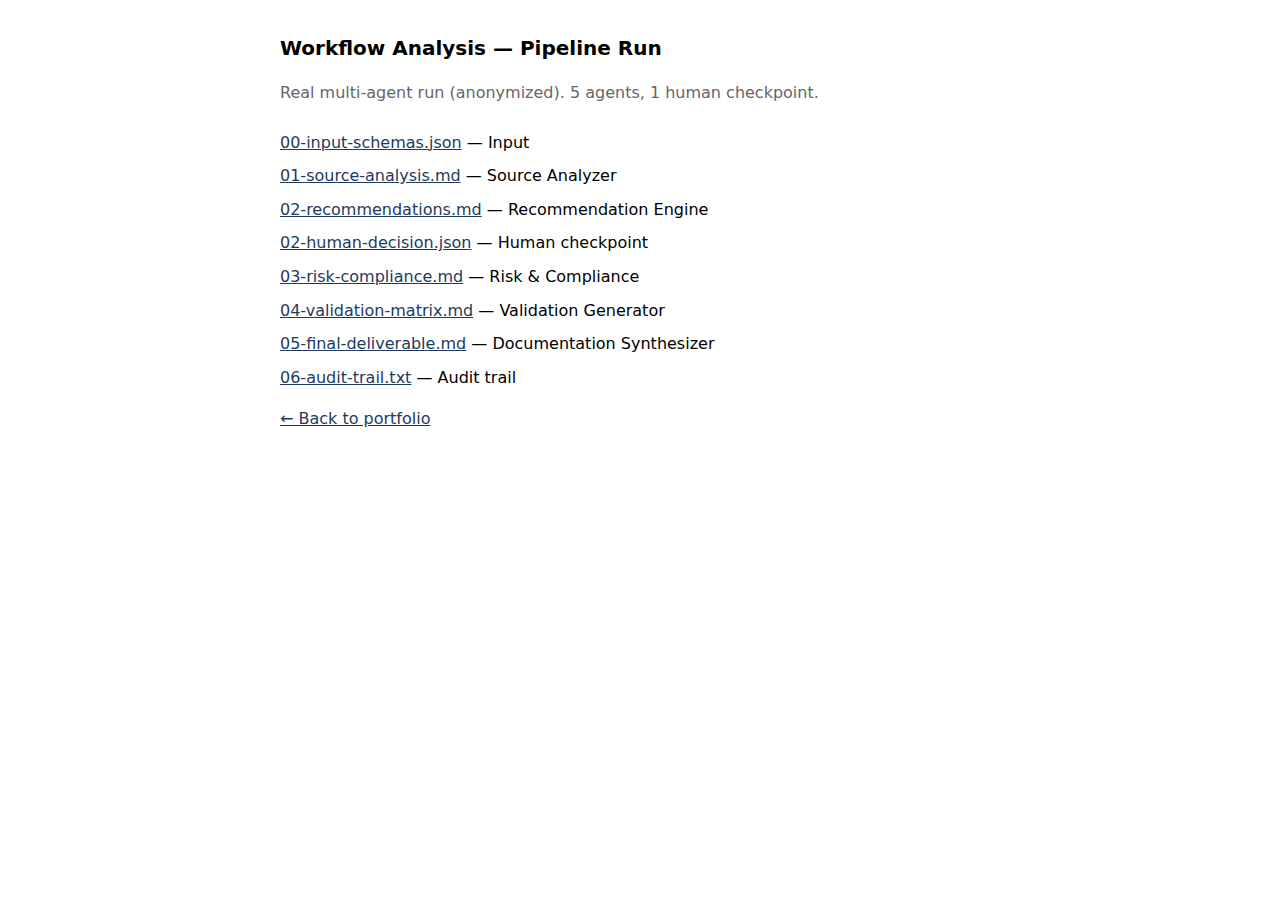
<file: site/agent-pipeline-run/index.html>
<!DOCTYPE html>
<html lang="en">
<head>
  <meta charset="UTF-8">
  <meta name="viewport" content="width=device-width, initial-scale=1.0">
  <title>Pipeline Run — Artifacts</title>
  <style>
    body { font-family: system-ui, sans-serif; max-width: 720px; margin: 2rem auto; padding: 0 1rem; line-height: 1.6; }
    h1 { font-size: 1.25rem; margin-bottom: 0.5rem; }
    p { color: #666; margin-bottom: 1.5rem; }
    ul { list-style: none; padding: 0; }
    li { margin: 0.5rem 0; }
    a { color: #1e3a5f; }
  </style>
</head>
<body>
  <h1>Workflow Analysis — Pipeline Run</h1>
  <p>Real multi-agent run (anonymized). 5 agents, 1 human checkpoint.</p>
  <ul>
    <li><a href="00-input-schemas.json">00-input-schemas.json</a> — Input</li>
    <li><a href="01-source-analysis.md">01-source-analysis.md</a> — Source Analyzer</li>
    <li><a href="02-recommendations.md">02-recommendations.md</a> — Recommendation Engine</li>
    <li><a href="02-human-decision.json">02-human-decision.json</a> — Human checkpoint</li>
    <li><a href="03-risk-compliance.md">03-risk-compliance.md</a> — Risk & Compliance</li>
    <li><a href="04-validation-matrix.md">04-validation-matrix.md</a> — Validation Generator</li>
    <li><a href="05-final-deliverable.md">05-final-deliverable.md</a> — Documentation Synthesizer</li>
    <li><a href="06-audit-trail.txt">06-audit-trail.txt</a> — Audit trail</li>
  </ul>
  <p><a href="../">← Back to portfolio</a></p>
</body>
</html>
</file>
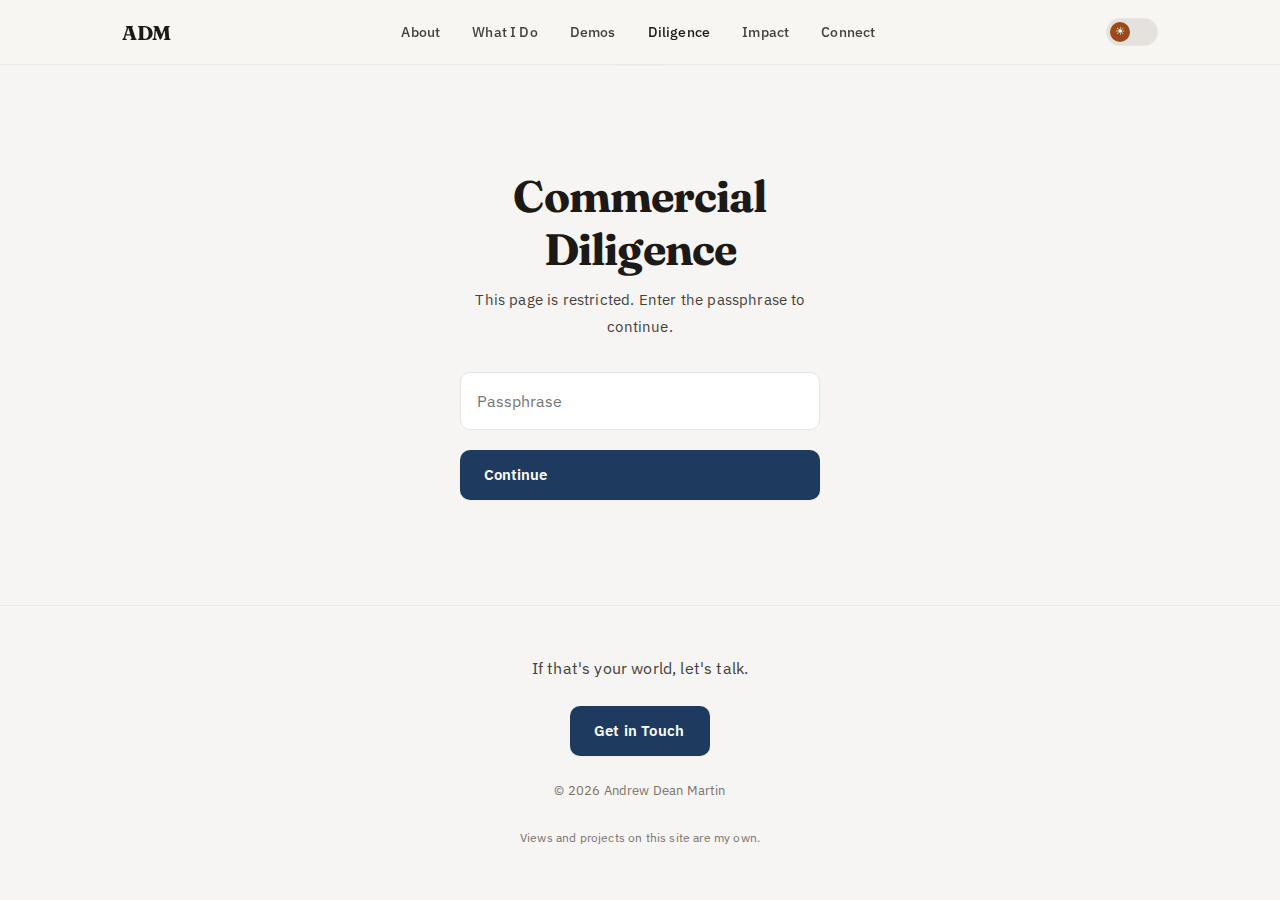
<file: site/diligence/index.html>
<!DOCTYPE html>
<html lang="en">
<head>
  <meta charset="UTF-8">
  <meta name="viewport" content="width=device-width, initial-scale=1.0">
  <title>Commercial Diligence | Andrew Dean Martin</title>
  <meta name="description" content="Commercial diligence and valuation for small investors. ShoreHome case study and back-of-napkin calculator.">
  <link rel="icon" type="image/svg+xml" href="../favicon.svg">
  <link rel="preconnect" href="https://fonts.googleapis.com">
  <link rel="preconnect" href="https://fonts.gstatic.com" crossorigin>
  <link href="https://fonts.googleapis.com/css2?family=Fraunces:opsz,wght@9..144,400..700&family=IBM+Plex+Sans:wght@400;500;600&family=JetBrains+Mono:wght@400;500&display=swap" rel="stylesheet" crossorigin>
  <link rel="stylesheet" href="../styles.css">
  <style>
    /* ======================================================================
       Diligence Page — Inlined Design System
       Asian-inspired aesthetics: Ma, Feng Shui, Kanso, Fukinsei, Shizen.
       Mirrors site/styles.css so page renders correctly standalone (file://).
       ====================================================================== */

    /* -- Custom Properties — Light (Water + Metal + Earth) --------------- */
    :root {
      --color-bg: #f6f5f3;
      --color-bg-secondary: #eeebe8;
      --color-bg-tertiary: #e5e2de;
      --color-surface: #ffffff;
      --color-text: #1c1917;
      --color-text-secondary: #44403c;
      --color-text-muted: #78716c;
      --color-primary: #1e3a5f;
      --color-primary-light: #2d5a8a;
      --color-primary-hover: #0f2744;
      --color-accent: #9a4a1a;
      --color-accent-light: #b45309;
      --color-success: #0d9488;
      --color-warm: #a16207;
      --color-wood: #4a6b5a;
      --color-border: #e7e5e4;
      --color-border-light: #ece9e6;
      --gradient-primary: linear-gradient(135deg, #1e3a5f 0%, #2d5a8a 50%, #0f2744 100%);
      --gradient-accent: linear-gradient(135deg, #9a4a1a 0%, #b45309 100%);
      --shadow-sm: 0 1px 2px rgba(28, 25, 23, 0.04);
      --shadow-md: 0 4px 12px rgba(28, 25, 23, 0.06);
      --shadow-lg: 0 8px 28px rgba(28, 25, 23, 0.08);
      --shadow-card-hover: 0 8px 24px rgba(28, 25, 23, 0.08);
      --radius-sm: 6px;
      --radius-md: 10px;
      --radius-lg: 16px;
      --radius-pill: 100px;
      --transition-fast: 150ms cubic-bezier(0.4, 0, 0.2, 1);
      --transition-base: 250ms cubic-bezier(0.4, 0, 0.2, 1);
      --transition-slow: 400ms cubic-bezier(0.4, 0, 0.2, 1);
      --font-display: 'Fraunces', Georgia, serif;
      --font-body: 'IBM Plex Sans', system-ui, sans-serif;
      --font-mono: 'JetBrains Mono', ui-monospace, monospace;
      --z-nav: 100;
      --z-overlay: 200;
    }

    /* -- Dark Theme ------------------------------------------------------ */
    [data-theme="dark"] {
      --color-bg: #0c0d0e;
      --color-bg-secondary: #141618;
      --color-bg-tertiary: #1c1e21;
      --color-surface: #181a1d;
      --color-text: #f5f5f4;
      --color-text-secondary: #a8a29e;
      --color-text-muted: #78716c;
      --color-primary: #60a5fa;
      --color-primary-light: #93c5fd;
      --color-primary-hover: #3b82f6;
      --color-success: #2dd4bf;
      --color-wood: #6b9b82;
      --color-border: #27272a;
      --color-border-light: #3f3f46;
      --shadow-sm: 0 1px 2px rgba(0, 0, 0, 0.2);
      --shadow-md: 0 4px 12px rgba(0, 0, 0, 0.25);
      --shadow-lg: 0 8px 24px rgba(0, 0, 0, 0.3);
      --shadow-card-hover: 0 8px 20px rgba(0, 0, 0, 0.35);
    }

    /* -- Reset & Base ---------------------------------------------------- */
    *, *::before, *::after { margin: 0; padding: 0; box-sizing: border-box; }
    html { scroll-behavior: smooth; -webkit-text-size-adjust: 100%; text-size-adjust: 100%; }
    body {
      font-family: var(--font-body);
      font-size: 1.0625rem;
      font-weight: 400;
      line-height: 1.75;
      letter-spacing: 0.01em;
      color: var(--color-text);
      background-color: var(--color-bg);
      -webkit-font-smoothing: antialiased;
      -moz-osx-font-smoothing: grayscale;
      transition: background-color var(--transition-base), color var(--transition-base);
    }
    img, svg { display: block; max-width: 100%; height: auto; }
    a { color: var(--color-primary); text-decoration: none; transition: color var(--transition-fast); }
    a:hover { color: var(--color-primary-hover); }
    ul, ol { list-style: none; }
    button { font: inherit; cursor: pointer; border: none; background: none; color: inherit; }
    input, textarea, select { font: inherit; color: inherit; }

    /* -- Layout — Ma: generous space, rest zones ------------------------- */
    .container { max-width: 1040px; margin: 0 auto; padding: 0 2.5rem; }

    .section {
      padding: 7rem 0;
      position: relative;
    }

    /* Vertical rhythm: subtle section break — rest between chapters */
    .section::before {
      content: '';
      position: absolute;
      top: 0;
      left: 50%;
      transform: translateX(-50%);
      width: 3rem;
      height: 1px;
      background: var(--color-border);
      opacity: 0.5;
    }

    .section-header { margin-bottom: 4rem; }

    /* -- Typography ------------------------------------------------------ */
    .section-title {
      font-family: var(--font-display);
      font-size: clamp(1.875rem, 4.5vw, 2.75rem);
      font-weight: 700;
      letter-spacing: -0.02em;
      line-height: 1.2;
      color: var(--color-text);
    }
    .section-label {
      font-family: var(--font-mono);
      font-size: 0.6875rem;
      font-weight: 500;
      text-transform: uppercase;
      letter-spacing: 0.12em;
      color: var(--color-accent);
      margin-bottom: 0.875rem;
    }
    .section-bridge {
      font-size: 1rem;
      color: var(--color-text-secondary);
      margin-bottom: 1.5rem;
      max-width: 640px;
      line-height: 1.7;
      font-weight: 500;
    }

    /* -- Navigation — Kanso: calm, translucent bar ----------------------- */
    .nav {
      position: sticky;
      top: 0;
      z-index: var(--z-nav);
      background: color-mix(in srgb, var(--color-bg) 92%, transparent);
      backdrop-filter: blur(16px);
      -webkit-backdrop-filter: blur(16px);
      border-bottom: 1px solid var(--color-border-light);
      transition: background-color var(--transition-base), border-color var(--transition-base);
    }
    [data-theme="dark"] .nav { background: color-mix(in srgb, var(--color-bg) 94%, transparent); }
    .nav-inner {
      display: flex;
      align-items: center;
      justify-content: space-between;
      height: 64px;
      max-width: 1100px;
      margin: 0 auto;
      padding: 0 2rem;
    }
    .nav-logo {
      font-family: var(--font-display);
      font-weight: 700;
      font-size: 1.25rem;
      color: var(--color-text);
      letter-spacing: -0.02em;
    }
    .nav-links { display: flex; align-items: center; gap: 2rem; }
    .nav-links a { font-size: 0.875rem; font-weight: 500; color: var(--color-text-secondary); transition: color var(--transition-fast); }
    .nav-links a:hover, .nav-links a[aria-current="page"] { color: var(--color-text); }
    .nav-actions { display: flex; align-items: center; gap: 0.75rem; }

    /* -- Theme Toggle ---------------------------------------------------- */
    .theme-toggle {
      position: relative;
      display: flex;
      align-items: center;
      justify-content: center;
      width: 52px;
      height: 28px;
      border-radius: var(--radius-pill);
      background: var(--color-bg-tertiary);
      border: 1px solid var(--color-border);
      cursor: pointer;
      transition: background-color var(--transition-base), border-color var(--transition-base);
    }
    .theme-toggle:hover { border-color: var(--color-accent); }
    .theme-toggle-indicator {
      position: absolute;
      top: 3px; left: 3px;
      width: 20px; height: 20px;
      border-radius: 50%;
      background: var(--color-accent);
      transition: transform var(--transition-base);
      display: flex; align-items: center; justify-content: center;
    }
    [data-theme="dark"] .theme-toggle-indicator { transform: translateX(24px); }
    .theme-toggle-icon { font-size: 0.7rem; color: #fff; line-height: 1; }

    /* -- Mobile hamburger ------------------------------------------------ */
    .nav-hamburger {
      display: none;
      flex-direction: column;
      justify-content: center;
      gap: 5px;
      width: 24px;
      height: 24px;
      cursor: pointer;
    }
    .nav-hamburger span { display: block; width: 100%; height: 2px; background: var(--color-text); border-radius: 1px; transition: transform var(--transition-fast), opacity var(--transition-fast); }

    /* -- Buttons --------------------------------------------------------- */
    .btn {
      display: inline-flex;
      align-items: center;
      gap: 0.5rem;
      padding: 0.75rem 1.5rem;
      font-size: 0.9375rem;
      font-weight: 500;
      border-radius: var(--radius-md);
      font-family: var(--font-body);
      transition: all var(--transition-fast);
      white-space: nowrap;
    }
    .btn-primary {
      background: var(--color-primary);
      color: #fff;
      font-weight: 600;
      box-shadow: var(--shadow-sm);
    }
    .btn-primary:hover { background: var(--color-primary-hover); color: #fff; transform: translateY(-1px); box-shadow: var(--shadow-md); }
    .btn-secondary {
      background: transparent;
      color: var(--color-primary);
      border: 1.5px solid var(--color-primary);
    }
    .btn-secondary:hover { background: var(--color-primary); color: #fff; border-color: var(--color-primary); transform: translateY(-1px); }
    .btn-sm { padding: 0.5rem 1rem; font-size: 0.8125rem; }
    .btn:focus-visible { outline: 2px solid var(--color-primary); outline-offset: 2px; }

    /* -- Cards — Kanso: restrained surface, subtle lift on hover --------- */
    .market-card {
      background: var(--color-surface);
      border: 1px solid var(--color-border-light);
      border-radius: var(--radius-lg);
      padding: 1.5rem;
      font-size: 0.9375rem;
      line-height: 1.65;
      box-shadow: var(--shadow-sm);
      transition: transform var(--transition-base), box-shadow var(--transition-base), border-color var(--transition-base);
    }
    .market-card:hover { transform: translateY(-1px); box-shadow: var(--shadow-card-hover); border-color: var(--color-border); }
    .market-card strong { display: block; margin-bottom: 0.375rem; color: var(--color-primary); font-size: 0.8125rem; font-family: var(--font-mono); text-transform: uppercase; letter-spacing: 0.04em; }
    .market-cards { display: grid; grid-template-columns: repeat(auto-fill, minmax(200px, 1fr)); gap: 1.25rem; }

    /* -- Footer ---------------------------------------------------------- */
    .footer {
      padding: 3rem 0;
      padding-bottom: calc(3rem + env(safe-area-inset-bottom, 0));
      border-top: 1px solid var(--color-border-light);
    }
    .footer-inner {
      display: flex;
      flex-direction: column;
      align-items: center;
      text-align: center;
      gap: 1.5rem;
      font-size: 0.8125rem;
      color: var(--color-text-muted);
      max-width: 1040px;
      margin: 0 auto;
      padding: 0 2.5rem;
    }
    .footer-cta-text { font-size: 1rem; color: var(--color-text-secondary); margin: 0; }
    .footer-cta-btn { min-height: 44px; min-width: 140px; padding: 0.75rem 1.5rem; }
    .footer-disclaimer { font-size: 0.75rem; color: var(--color-text-muted); max-width: 500px; margin: 0; }

    /* -- Diligence-specific ----------------------------------------------- */
    .diligence-gate { min-height: 60vh; display: flex; align-items: center; justify-content: center; padding: 2rem; }
    .diligence-gate-inner { max-width: 360px; width: 100%; text-align: center; }
    .diligence-gate-inner h2 { font-family: var(--font-display); margin-bottom: 0.75rem; }
    .diligence-gate-inner p { color: var(--color-text-secondary); font-size: 0.9375rem; margin-bottom: 2rem; }
    .diligence-gate-inner input {
      width: 100%; padding: 0.875rem 1rem; font-size: 1rem;
      border: 1px solid var(--color-border); border-radius: var(--radius-md);
      background: var(--color-surface); color: var(--color-text);
      margin-bottom: 1.25rem;
      transition: border-color var(--transition-fast);
    }
    .diligence-gate-inner input:focus { outline: none; border-color: var(--color-primary); box-shadow: 0 0 0 3px rgba(30, 58, 95, 0.08); }
    .diligence-content { display: none; }
    .diligence-content.unlocked { display: block; }

    /* -- Tables — restrained, airy --------------------------------------- */
    .scorecard-table, .risk-table { width: 100%; border-collapse: collapse; font-size: 0.9375rem; }
    .scorecard-table th, .scorecard-table td,
    .risk-table th, .risk-table td { text-align: left; padding: 0.875rem 1rem; border-bottom: 1px solid var(--color-border-light); }
    .scorecard-table th, .risk-table th { color: var(--color-text-muted); font-weight: 500; font-size: 0.8125rem; text-transform: uppercase; letter-spacing: 0.03em; }

    /* -- Calculator ------------------------------------------------------ */
    .calc-grid { display: grid; grid-template-columns: 1fr 1fr; gap: 1.25rem; }
    .calc-field label { display: block; font-size: 0.8125rem; color: var(--color-text-secondary); margin-bottom: 0.375rem; font-weight: 500; }
    .calc-field input {
      width: 100%; padding: 0.625rem 0.875rem;
      border: 1px solid var(--color-border); border-radius: var(--radius-sm);
      background: var(--color-surface); color: var(--color-text); font-size: 1rem;
      transition: border-color var(--transition-fast);
    }
    .calc-field input:focus { outline: none; border-color: var(--color-primary); box-shadow: 0 0 0 3px rgba(30, 58, 95, 0.08); }
    .calc-examples { display: flex; flex-wrap: wrap; gap: 0.5rem; margin-bottom: 1.25rem; }
    .calc-examples .btn { margin: 0; }
    .calc-results { margin-top: 2rem; }
    .calc-results table { width: 100%; border-collapse: collapse; font-size: 0.9375rem; }
    .calc-results th, .calc-results td { padding: 0.75rem 1rem; border-bottom: 1px solid var(--color-border-light); }
    .calc-results th { color: var(--color-text-muted); font-weight: 500; font-size: 0.8125rem; }
    .calc-results td.num { text-align: right; font-variant-numeric: tabular-nums; font-family: var(--font-mono); font-weight: 500; }

    /* -- Utility --------------------------------------------------------- */
    .visually-hidden { position: absolute; width: 1px; height: 1px; padding: 0; margin: -1px; overflow: hidden; clip: rect(0,0,0,0); white-space: nowrap; border: 0; }

    /* -- Focus states (Accessibility) ------------------------------------ */
    :focus-visible { outline: 2px solid var(--color-primary); outline-offset: 2px; }
    :focus:not(:focus-visible) { outline: none; }

    /* -- Selection ------------------------------------------------------- */
    ::selection { background: rgba(30, 58, 95, 0.15); color: var(--color-text); }
    [data-theme="dark"] ::selection { background: rgba(96, 165, 250, 0.25); }

    /* -- Scrollbar — Kanso: thin, muted ---------------------------------- */
    ::-webkit-scrollbar { width: 8px; height: 8px; }
    ::-webkit-scrollbar-track { background: var(--color-bg); }
    ::-webkit-scrollbar-thumb { background: var(--color-border); border-radius: 4px; }
    ::-webkit-scrollbar-thumb:hover { background: var(--color-text-muted); }
    * { scrollbar-width: thin; scrollbar-color: var(--color-border) var(--color-bg); }

    /* -- Responsive: Tablet ---------------------------------------------- */
    @media (max-width: 768px) {
      .section { padding: 5rem 0; }
      .section-header { margin-bottom: 3rem; }
      .nav-links { display: none; }
      .nav-links.open {
        display: flex !important; position: fixed;
        top: 64px; left: 0; right: 0; bottom: 0;
        z-index: var(--z-overlay); background: var(--color-bg);
        padding: 2rem; flex-direction: column; gap: 1.5rem;
      }
      .nav-links.open a { font-size: 1.25rem; font-weight: 500; color: var(--color-text); padding: 0.5rem 0; border-bottom: 1px solid var(--color-border-light); }
      .nav-hamburger { display: flex; }
      .footer-inner { flex-direction: column; gap: 0.75rem; text-align: center; }
    }

    /* -- Responsive: Mobile ---------------------------------------------- */
    @media (max-width: 640px) {
      .container { padding: 0 1.5rem; }
      .section { padding: 3.5rem 0; }
      .calc-grid { grid-template-columns: 1fr; }
      .nav-hamburger { min-width: 44px; min-height: 44px; padding: 10px; }
      .theme-toggle { min-width: 44px; min-height: 44px; }
      .btn { min-height: 44px; }
      .nav-links.open a { min-height: 44px; padding: 0.75rem 0; display: flex; align-items: center; }
      .nav { padding-left: env(safe-area-inset-left, 0); padding-right: env(safe-area-inset-right, 0); }
    }

    /* -- Diligence sub-headings — Ma: breath above and below ------------- */
    .diligence-h3 {
      font-family: var(--font-display);
      font-size: 1.25rem;
      font-weight: 600;
      letter-spacing: -0.01em;
      margin: 3.5rem 0 1.5rem;
      color: var(--color-text);
    }
    .diligence-h3:first-of-type { margin-top: 0; }

    /* Fukinsei: asymmetric snapshot grids */
    .snapshot-grid-2 { display: grid; grid-template-columns: 1fr 1fr; gap: 1.25rem; margin-bottom: 2rem; }
    .snapshot-grid-3 { display: grid; grid-template-columns: 0.9fr 1.2fr 0.9fr; gap: 1.25rem; margin-bottom: 1.5rem; }
    @media (max-width: 768px) { .snapshot-grid-3 { grid-template-columns: 1fr; } }
    @media (max-width: 640px) { .snapshot-grid-2 { grid-template-columns: 1fr; } }

    /* Decision callout — warm accent border */
    .decision-callout {
      background: var(--color-surface);
      border: 2px solid var(--color-accent);
      border-radius: var(--radius-lg);
      padding: 2rem;
      margin-bottom: 2.5rem;
      max-width: 72ch;
      box-shadow: var(--shadow-sm);
    }
    .decision-callout p { margin: 0 0 1rem; }
    .decision-callout ol {
      margin: 0; padding-left: 1.25rem;
      color: var(--color-text-secondary);
      font-size: 0.9375rem;
      line-height: 1.9;
      list-style: decimal;
    }

    /* Walk/pursue cards — Fukinsei: uneven pair */
    .decision-pair { display: grid; grid-template-columns: 0.95fr 1.05fr; gap: 1.25rem; max-width: 72ch; }
    @media (max-width: 640px) { .decision-pair { grid-template-columns: 1fr; } }

    /* Build-vs-buy prose */
    .bvb-prose {
      font-size: 0.9375rem;
      color: var(--color-text-muted);
      margin-top: 1.5rem;
      max-width: 72ch;
      line-height: 1.75;
    }

    /* Disclaimer quiet zone */
    .disclaimer-text {
      font-size: 0.8125rem;
      color: var(--color-text-muted);
      max-width: 72ch;
      border-top: 1px solid var(--color-border);
      padding-top: 2rem;
      line-height: 1.7;
    }

    /* Next-steps guidance line */
    .steps-guidance {
      font-size: 0.9375rem;
      color: var(--color-text-muted);
      margin-top: 1.5rem;
      max-width: 72ch;
      line-height: 1.7;
    }

    /* -- Reduced Motion -------------------------------------------------- */
    @media (prefers-reduced-motion: reduce) {
      *, *::before, *::after { animation-duration: 0.01ms !important; animation-iteration-count: 1 !important; transition-duration: 0.01ms !important; }
      html { scroll-behavior: auto; }
    }
  </style>
</head>
<body>
  <a href="#main-content" class="skip-link">Skip to main content</a>

  <header id="site-header">
    <nav class="nav" aria-label="Primary navigation">
      <div class="nav-inner">
        <a href="../" class="nav-logo" aria-label="Andrew Dean Martin, home">ADM</a>
        <ul class="nav-links" id="nav-links" role="list">
          <li><a href="../#about">About</a></li>
          <li><a href="../#capabilities">What I Do</a></li>
          <li><a href="../#demos">Demos</a></li>
          <li><a href="index.html" aria-current="page">Diligence</a></li>
          <li><a href="../#impact">Impact</a></li>
          <li><a href="../#connect">Connect</a></li>
        </ul>
        <div class="nav-actions">
          <button class="theme-toggle" id="theme-toggle" aria-label="Toggle dark mode" type="button"><span class="theme-toggle-indicator"><span class="theme-toggle-icon">☀</span></span></button>
          <button class="nav-hamburger" id="nav-hamburger" aria-label="Open navigation menu" aria-expanded="false" aria-controls="nav-links" type="button"><span></span><span></span><span></span></button>
        </div>
      </div>
    </nav>
  </header>

  <main id="main-content">
    <!-- Password gate -->
    <div id="diligence-gate" class="diligence-gate section">
      <div class="diligence-gate-inner">
        <h2 class="section-title">Commercial Diligence</h2>
        <p>This page is restricted. Enter the passphrase to continue.</p>
        <form id="gate-form" method="get" action="#" aria-label="Access">
          <label for="gate-pass" class="visually-hidden">Passphrase</label>
          <input type="password" id="gate-pass" name="pass" placeholder="Passphrase" autocomplete="current-password" required>
          <button type="submit" class="btn btn-primary" style="width:100%;">Continue</button>
        </form>
      </div>
    </div>

    <div id="diligence-content" class="diligence-content">

      <!-- INVESTOR ONE-PAGER -->
      <section class="section" id="snapshot" aria-labelledby="snapshot-title">
        <div class="container">
          <div class="section-header">
            <span class="section-label">60-second read</span>
            <h2 class="section-title" id="snapshot-title">Investor snapshot</h2>
          </div>
          <div class="snapshot-grid-2">
            <div class="market-card"><strong>Target</strong>ShoreHome — roofing + outdoor living (Sarasota/Manatee/Charlotte Counties, FL)</div>
            <div class="market-card"><strong>Entity</strong>SHOREHOME LLC (Sep 2024, Active). CBC1267990, John Dale Ross (primary).</div>
            <div class="market-card"><strong>Age</strong>~17 months. Name change Sep 2025.</div>
            <div class="market-card"><strong>Premises</strong>Owner's home (residential, Bradenton). $0 rent; not zoned commercial.</div>
            <div class="market-card"><strong>Equipment debt</strong>Kubota SVL75-3 + attachments (~$77k new). Est. $15–18k/yr.</div>
            <div class="market-card"><strong>Reputation</strong>Zero reviews (11 platforms). No Google Business Profile.</div>
          </div>
          <div class="snapshot-grid-3">
            <div class="market-card"><strong>What we know</strong>Entity, license, UCC, owner ID, property, equipment value</div>
            <div class="market-card"><strong>What we don't</strong>P&L, revenue, margins, customer base, owner intent</div>
            <div class="market-card"><strong>Verdict</strong>Early-stage, unproven. First-pass only; needs primary validation.</div>
          </div>
          <p class="bvb-prose" style="margin-top:0;">Calculator below sizes the opportunity at low / base / high scenarios. Plug in real numbers when available.</p>
        </div>
      </section>

      <!-- DECISION FRAMEWORK -->
      <section class="section" id="decision" aria-labelledby="decision-title">
        <div class="container">
          <div class="section-header">
            <span class="section-label">Bottom line</span>
            <h2 class="section-title" id="decision-title">Should you keep going?</h2>
          </div>
          <div class="decision-callout">
            <p style="font-weight:600;font-size:1.0625rem;">Proceed with caution — but only if the first conversation answers three questions:</p>
            <ol>
              <li><strong>What is ShoreHome's actual revenue?</strong> A 17-month-old home-based contractor with zero reviews could be doing $100k or $600k. Without this number, everything else is speculation.</li>
              <li><strong>What is the McCauley/Ross relationship?</strong> McCauley runs an active competing/adjacent company (Gulfcoast Exterior Solutions), just formed another (Modern Peak Roofing), and dissolved one within 10 months. Is ShoreHome the main vehicle, or one of several? Who does what?</li>
              <li><strong>What are you actually buying?</strong> The license belongs to Ross (leaves with him). The Kubota has ~$60k owed. There are zero documented customer relationships. If the answer is "a website and some equipment debt," you can build that yourself for less.</li>
            </ol>
          </div>
          <div class="decision-pair">
            <div class="market-card" style="border-color:var(--color-accent);">
              <strong style="color:var(--color-accent);">Walk away if…</strong>
              Revenue &lt; $300k (can't support acquisition debt + overhead). Ross won't stay through transition. No verifiable completed jobs. McCauley entities compete directly with ShoreHome post-sale.
            </div>
            <div class="market-card">
              <strong>Worth pursuing if…</strong>
              Revenue &gt; $500k with 25%+ SDE margin. Ross commits to 12–24 month transition. Verifiable job history exists (permits, photos, references). Clear operating agreement on McCauley's other entities.
            </div>
          </div>
        </div>
      </section>

      <!-- BUILD VS BUY -->
      <section class="section" id="build-vs-buy" aria-labelledby="bvb-title">
        <div class="container">
          <div class="section-header">
            <span class="section-label">Alternative</span>
            <h2 class="section-title" id="bvb-title">Build vs. buy</h2>
          </div>
          <p class="section-bridge">For a business this young with this little documented goodwill, the alternative to acquisition is starting fresh.</p>
          <div style="overflow-x:auto;">
            <table class="scorecard-table" aria-label="Build vs buy comparison">
              <thead><tr><th>Item</th><th>Buy ShoreHome (est.)</th><th>Start from scratch</th></tr></thead>
              <tbody>
                <tr><td>Purchase price / startup cost</td><td>$100–250k (depends on financials)</td><td>$5–15k (LLC, insurance, marketing)</td></tr>
                <tr><td>Contractor license</td><td>Stays with Ross unless he transfers</td><td>Hire or partner with a qualifying individual</td></tr>
                <tr><td>Equipment</td><td>Kubota + attachments (~$67k FMV, ~$60k owed)</td><td>Buy or lease equivalent ($1.2–1.5k/mo)</td></tr>
                <tr><td>Customer base</td><td>Unknown / unverified</td><td>Zero (same starting point)</td></tr>
                <tr><td>Online presence</td><td>Website (shorehome.co), zero reviews, no GBP</td><td>Build a website + GBP from day one</td></tr>
                <tr><td>Brand / reputation</td><td>17 months old, no public track record</td><td>None, but no baggage either</td></tr>
                <tr><td>Time to revenue</td><td>Immediate (if jobs exist)</td><td>1–3 months (permitting, marketing ramp)</td></tr>
              </tbody>
            </table>
          </div>
          <p class="bvb-prose">
            The value of buying ShoreHome depends almost entirely on whether it has revenue, customers, and operational momentum that aren't visible in public records. If it does, acquisition saves 12–18 months of ramp. If it doesn't, you're paying a premium for a name and some equipment debt.
          </p>
        </div>
      </section>

      <section class="section" id="summary" aria-labelledby="summary-title">
        <div class="container">
          <div class="section-header">
            <span class="section-label">Case study</span>
            <h2 class="section-title" id="summary-title">ShoreHome — Diligence Summary</h2>
          </div>
          <p class="section-bridge">Commercial due diligence (desk research). Roofing & outdoor living contractor, Sarasota / Manatee / Charlotte Counties.</p>

          <h3 class="diligence-h3">Executive summary</h3>
          <p style="color: var(--color-text-secondary); max-width: 72ch;">
            ShoreHome is a <strong>17-month-old</strong> roofing and outdoor living contractor (LLC filed Sep 2024). Entity and license verified (CBC1267990; primary John Dale Ross; active to 08/31/2026). One UCC on file: Kubota SVL75-3 compact track loader + attachments (~$77k new, ~$15–18k/yr debt service). Business operates from <strong>owner's home</strong> (residential address, 320 29th St NW, Bradenton), not a commercial premises. Manager Dustyn McCauley also runs <strong>Gulfcoast Exterior Solutions LLC</strong> (active, pavers/outdoor living). <strong>Zero verified reviews</strong> across 11 platforms searched (no Google Business Profile, no Yelp, no BBB). Shore Home Remodeling (4.9 stars, 50+ reviews) is a separate, unrelated company. Critical gaps: no financials, no customer references, no lease (operates from home). Verdict: early-stage, unproven; needs primary financial and operational validation.
          </p>

          <h3 class="diligence-h3">Key findings (deep research)</h3>
          <div style="overflow-x: auto;">
            <table class="scorecard-table" aria-label="Key findings from deep research">
              <thead><tr><th>Area</th><th>Finding</th><th>Signal</th></tr></thead>
              <tbody>
                <tr><td>Owner</td><td>John Dale Ross — CBC1267990 (active); also holds MRSR2877 mold remediator (delinquent/expired 07/2024). No other businesses.</td><td>Watch</td></tr>
                <tr><td>Manager</td><td>Dustyn McCauley — 4 FL entities: ShoreHome LLC, Modern Peak Roofing LLC (2025), Gulfcoast Exterior Solutions LLC (2021, active, gespavers.com), CPW Holdings Inc (dissolved 2022). No personal contractor license.</td><td>Watch</td></tr>
                <tr><td>Premises</td><td>Owner's home (residential, ~$250–350k, R-1/R-2 zoning). Not zoned commercial. $0 occupancy cost (flatters margins ~$33–58k/yr vs leased space).</td><td>Red</td></tr>
                <tr><td>Equipment</td><td>Kubota SVL75-3 ($72–78k new), Land Pride bucket ($1.5–2.2k), pallet forks ($1.4–1.7k). Total ~$77k new, ~$67k current FMV. Est. $1,200–1,500/mo debt.</td><td>Watch</td></tr>
                <tr><td>Reviews</td><td>Zero reviews across Google, Yelp, BBB, Facebook, Instagram, Houzz, Angi, Nextdoor. No Google Business Profile at all.</td><td>Red</td></tr>
                <tr><td>Age</td><td>LLC filed Sep 2024 (17 months). Name change Sep 2025 (was previously "Shore Home LLC").</td><td>Watch</td></tr>
                <tr><td>Related entities</td><td>Shore Home Remodeling (Phelans, Nokomis) confirmed unrelated — different EIN, owners, services.</td><td>Resolved</td></tr>
              </tbody>
            </table>
          </div>

          <h3 class="diligence-h3">Risk register</h3>
          <div style="overflow-x: auto;">
            <table class="risk-table" aria-label="Risk register">
              <thead>
                <tr><th>#</th><th>Risk</th><th>Mitigation</th></tr>
              </thead>
              <tbody>
                <tr><td>1</td><td>License/entity</td><td>Closed — verified DBPR 02/19/2026</td></tr>
                <tr><td>2</td><td>Key person: Ross is sole qualifier; if he leaves, license goes with him</td><td>Confirm equity split, McCauley role, succession plan</td></tr>
                <tr><td>3</td><td>Zero online reputation; no GBP; invisible in local search</td><td>Verify job history through references; assess whether reviews simply weren't solicited</td></tr>
                <tr><td>4</td><td>Operating from residential home; zoning non-compliance risk with heavy equipment</td><td>Confirm if code enforcement is aware; budget for commercial space ($33–58k/yr)</td></tr>
                <tr><td>5</td><td>Financials unknown; equipment debt ~$15–18k/yr; very young entity (17 months)</td><td>Obtain P&L, tax returns, Kubota payoff letter</td></tr>
                <tr><td>6</td><td>McCauley runs parallel entity (Gulfcoast Exterior Solutions) in same trade</td><td>Clarify: competitive, feeder, or predecessor? Non-compete?</td></tr>
              </tbody>
            </table>
          </div>
        </div>
      </section>

      <section class="section" id="calculator" aria-labelledby="calc-title">
        <div class="container">
          <div class="section-header">
            <span class="section-label">Tool</span>
            <h2 class="section-title" id="calc-title">Valuation calculator</h2>
          </div>
          <p class="section-bridge">Rough-order SDE and valuation range. Industry multiples: SDE 1.61×–4.41× (mid 3.06×), revenue ~0.50×. Not a substitute for verified P&L or professional valuation.</p>

          <p class="calc-examples">
            <span style="margin-right:0.5rem;color:var(--color-text-secondary);font-size:0.9375rem;">Load example:</span>
            <button type="button" class="btn btn-secondary btn-sm" data-example="shorehome" style="border-color:var(--color-accent);color:var(--color-accent);">ShoreHome est. (~$250k)</button>
            <button type="button" class="btn btn-secondary btn-sm" data-example="small">Small operator (~$400k)</button>
            <button type="button" class="btn btn-secondary btn-sm" data-example="mid">Mid-size (~$800k)</button>
            <button type="button" class="btn btn-secondary btn-sm" data-example="large">Larger (~$1.2M)</button>
          </p>

          <div class="calc-grid">
            <div class="calc-field">
              <label for="revenue">Total revenue (annual)</label>
              <input type="number" id="revenue" placeholder="0" min="0" step="1000" inputmode="numeric">
            </div>
            <div class="calc-field">
              <label for="cogs">Materials / COGS (annual)</label>
              <input type="number" id="cogs" placeholder="0" min="0" step="1000">
            </div>
            <div class="calc-field">
              <label for="labor">Labor (wages + subs)</label>
              <input type="number" id="labor" placeholder="0" min="0" step="1000">
            </div>
            <div class="calc-field">
              <label for="overhead">Overhead (rent, insurance, marketing, other)</label>
              <input type="number" id="overhead" placeholder="0" min="0" step="1000">
            </div>
            <div class="calc-field">
              <label for="ownerComp">Owner compensation</label>
              <input type="number" id="ownerComp" placeholder="0" min="0" step="1000">
            </div>
            <div class="calc-field">
              <label for="addbacks">Other add-backs (interest, D&A, one-time)</label>
              <input type="number" id="addbacks" placeholder="0" min="0" step="1000">
            </div>
            <div class="calc-field">
              <label for="debtService">Annual debt service (optional)</label>
              <input type="number" id="debtService" placeholder="0" min="0" step="100">
            </div>
            <div class="calc-field">
              <label for="stressPct">Stress test: revenue decline % (e.g. 20)</label>
              <input type="number" id="stressPct" placeholder="20" min="0" max="100" step="5">
            </div>
          </div>

          <p style="margin-top:1rem;"><button type="button" class="btn btn-primary" id="calc-btn">Calculate SDE & valuation</button></p>

          <div class="calc-results" id="calc-results" hidden>
            <table>
              <tr><th>Metric</th><th class="num">Value</th></tr>
              <tr><td>Gross profit</td><td class="num" id="outGross"></td></tr>
              <tr><td>Gross margin</td><td class="num" id="outGrossPct"></td></tr>
              <tr><td>SDE</td><td class="num" id="outSDE"></td></tr>
              <tr><td>SDE margin</td><td class="num" id="outSDEMargin"></td></tr>
              <tr><td>Debt service coverage</td><td class="num" id="outCoverage"></td></tr>
            </table>
            <h4 class="diligence-h3" style="font-size:1rem;margin:2rem 0 1rem;">Valuation range</h4>
            <table>
              <tr><th>Method</th><th class="num">Low</th><th class="num">Mid</th><th class="num">High</th></tr>
              <tr><td>SDE multiple</td><td class="num" id="outValSDELow"></td><td class="num" id="outValSDEMid"></td><td class="num" id="outValSDEHigh"></td></tr>
              <tr><td>Revenue multiple</td><td class="num" id="outValRevLow"></td><td class="num" id="outValRevMid"></td><td class="num" id="outValRevHigh"></td></tr>
            </table>
            <div id="stress-box" hidden style="margin-top:1rem;padding:0.75rem;background:var(--color-bg-secondary);border-radius:var(--radius-sm);font-size:0.9375rem;"></div>
          </div>
        </div>
      </section>

      <!-- INVESTMENT STRUCTURES -->
      <section class="section" id="structures" aria-labelledby="structures-title">
        <div class="container">
          <div class="section-header">
            <span class="section-label">Investment structures</span>
            <h2 class="section-title" id="structures-title">What does $50–100k buy you?</h2>
          </div>
          <p class="section-bridge">A full acquisition isn't the only option — and for a business this young, it may not be the smartest one. Three structures sized to a small investor.</p>

          <!-- MINORITY EQUITY -->
          <h3 class="diligence-h3">Minority equity</h3>
          <p style="color:var(--color-text-secondary);max-width:72ch;margin-bottom:1.5rem;">Buy a percentage of the LLC. Your capital goes into the business (growth, equipment, marketing); you share in distributions proportional to your stake. Requires a strong operating agreement.</p>

          <div class="snapshot-grid-3">
            <div class="market-card">
              <strong>$50k investment</strong>
              <div style="margin-bottom:0.5rem;">
                <span style="font-family:var(--font-mono);font-size:1.25rem;font-weight:600;color:var(--color-primary);">14–25%</span>
                <span style="font-size:0.8125rem;color:var(--color-text-muted);"> ownership</span>
              </div>
              At $250k rev: ~$0/yr (business barely breaks even after owner comp).<br>
              At $500k rev: ~$21–38k/yr. Break-even: 1–2 years.
            </div>
            <div class="market-card">
              <strong>$75k investment</strong>
              <div style="margin-bottom:0.5rem;">
                <span style="font-family:var(--font-mono);font-size:1.25rem;font-weight:600;color:var(--color-primary);">20–33%</span>
                <span style="font-size:0.8125rem;color:var(--color-text-muted);"> ownership</span>
              </div>
              At $250k rev: ~$0/yr.<br>
              At $500k rev: ~$30–50k/yr. Break-even: 1–2 years.
            </div>
            <div class="market-card">
              <strong>$100k investment</strong>
              <div style="margin-bottom:0.5rem;">
                <span style="font-family:var(--font-mono);font-size:1.25rem;font-weight:600;color:var(--color-primary);">25–40%</span>
                <span style="font-size:0.8125rem;color:var(--color-text-muted);"> ownership</span>
              </div>
              At $250k rev: ~$0/yr.<br>
              At $500k rev: ~$38–61k/yr. Break-even: 1–2 years.
            </div>
          </div>
          <p style="font-size:0.8125rem;color:var(--color-text-muted);max-width:72ch;line-height:1.7;">
            Ownership ranges use pre-money valuations of $150k–$300k (SDE-based, with minority/illiquidity discount). <strong>Important:</strong> SDE ($142k at $250k revenue) adds back owner comp — but the owner is staying. After the owner takes $65k and $18k goes to equipment debt, net distributable profit at $250k revenue is near zero. Equity only produces returns if the business grows past ~$400k revenue. <strong>Key terms:</strong> operating agreement with distribution waterfall, drag-along / tag-along rights, what happens to your stake if Ross (license holder) leaves.
          </p>

          <!-- REVENUE SHARE -->
          <h3 class="diligence-h3">Revenue share (royalty)</h3>
          <p style="color:var(--color-text-secondary);max-width:72ch;margin-bottom:1.5rem;">You invest capital. The business pays you a fixed percentage of gross revenue each month until you hit a return cap (typically 1.5–2.5× your investment). No ownership, no board seat — just cash flow.</p>

          <div class="snapshot-grid-3">
            <div class="market-card">
              <strong>$50k at 8% of revenue</strong>
              <div style="margin-bottom:0.5rem;">
                <span style="font-family:var(--font-mono);font-size:1.25rem;font-weight:600;color:var(--color-primary);">2× cap = $100k</span>
              </div>
              At $250k rev: $20k/yr → cap hit in 5 yrs (~29% IRR).<br>
              At $500k rev: $40k/yr → cap hit in 2.5 yrs (~55% IRR).
            </div>
            <div class="market-card">
              <strong>$75k at 8% of revenue</strong>
              <div style="margin-bottom:0.5rem;">
                <span style="font-family:var(--font-mono);font-size:1.25rem;font-weight:600;color:var(--color-primary);">2× cap = $150k</span>
              </div>
              At $250k rev: $20k/yr → cap hit in 7.5 yrs (~19% IRR).<br>
              At $500k rev: $40k/yr → cap hit in 3.75 yrs (~37% IRR).
            </div>
            <div class="market-card">
              <strong>$100k at 8% of revenue</strong>
              <div style="margin-bottom:0.5rem;">
                <span style="font-family:var(--font-mono);font-size:1.25rem;font-weight:600;color:var(--color-primary);">2× cap = $200k</span>
              </div>
              At $250k rev: $20k/yr → cap hit in 10 yrs (~15% IRR).<br>
              At $500k rev: $40k/yr → cap hit in 5 yrs (~29% IRR).
            </div>
          </div>
          <p style="font-size:0.8125rem;color:var(--color-text-muted);max-width:72ch;line-height:1.7;">
            Revenue share at 8% is typical for service businesses. Payments come off the top line — you get paid before the owner. <strong>Key terms:</strong> what counts as "revenue" (gross receipts vs. net of materials), subordination to equipment debt, monthly vs. quarterly payment, personal guarantee.
          </p>

          <!-- CONVERTIBLE NOTE -->
          <h3 class="diligence-h3">Convertible note</h3>
          <p style="color:var(--color-text-secondary);max-width:72ch;margin-bottom:1.5rem;">You lend money at interest. At a trigger event (time-based or revenue milestone), you can convert the loan into equity at a discounted valuation — or just get repaid. Downside protection with upside optionality.</p>

          <div class="snapshot-grid-3">
            <div class="market-card">
              <strong>$50k note, 10% interest</strong>
              <div style="margin-bottom:0.5rem;">
                <span style="font-family:var(--font-mono);font-size:1.25rem;font-weight:600;color:var(--color-primary);">$55k at 12 mo</span>
              </div>
              If no conversion: repaid $55k (10% return).<br>
              If converted at 20% discount: ~22% equity (vs. ~17% at full price).
            </div>
            <div class="market-card">
              <strong>$75k note, 10% interest</strong>
              <div style="margin-bottom:0.5rem;">
                <span style="font-family:var(--font-mono);font-size:1.25rem;font-weight:600;color:var(--color-primary);">$82.5k at 12 mo</span>
              </div>
              If no conversion: repaid $82.5k (10% return).<br>
              If converted at 20% discount: ~29% equity (vs. ~23% at full price).
            </div>
            <div class="market-card">
              <strong>$100k note, 10% interest</strong>
              <div style="margin-bottom:0.5rem;">
                <span style="font-family:var(--font-mono);font-size:1.25rem;font-weight:600;color:var(--color-primary);">$110k at 12 mo</span>
              </div>
              If no conversion: repaid $110k (10% return).<br>
              If converted at 20% discount: ~35% equity (vs. ~29% at full price).
            </div>
          </div>
          <p style="font-size:0.8125rem;color:var(--color-text-muted);max-width:72ch;line-height:1.7;">
            Conversion assumes a $250k valuation cap (1× revenue — reasonable for a business this age and risk profile). Accrued interest ($55–110k) converts at 20% discount on the cap, rewarding early risk. <strong>Key terms:</strong> interest rate, maturity date (typically 12–24 months), conversion trigger, valuation cap, what happens at maturity if you don't convert (repayment terms, personal guarantee).
          </p>

          <!-- WHICH FITS -->
          <h3 class="diligence-h3">Which structure fits?</h3>
          <div style="overflow-x:auto;">
            <table class="scorecard-table" aria-label="Structure comparison">
              <thead><tr><th>Structure</th><th>Best for</th><th>Risk profile</th><th>Liquidity</th></tr></thead>
              <tbody>
                <tr><td>Minority equity</td><td>Long-term upside; you believe the business will grow significantly</td><td>Highest — illiquid, minority position, no control</td><td>Low — no exit until sale or buyback</td></tr>
                <tr><td>Revenue share</td><td>Cash flow return; you want your money back on a timeline</td><td>Medium — paid before owner, but tied to top-line performance</td><td>Medium — predictable payback schedule</td></tr>
                <tr><td>Convertible note</td><td>Uncertainty — you want to learn more before committing to equity</td><td>Lowest — it's debt first, equity only if you choose</td><td>Highest — repaid at maturity if you don't convert</td></tr>
              </tbody>
            </table>
          </div>
          <p class="bvb-prose">
            For a 17-month-old business with unverified financials, a convertible note or revenue share protects the investor while giving the business access to growth capital. Equity makes sense only after you've seen the P&L, met the team, and verified the job pipeline.
          </p>
        </div>
      </section>

      <section class="section" id="market" aria-labelledby="market-title">
        <div class="container">
          <div class="section-header">
            <span class="section-label">Context</span>
            <h2 class="section-title" id="market-title">Where this fits</h2>
          </div>
          <p class="section-bridge">This page is free first-pass diligence — the kind of work you'd do before deciding whether to spend money on professionals.</p>

          <div style="overflow-x:auto;">
            <table class="scorecard-table" aria-label="Diligence cost comparison">
              <thead><tr><th>Stage</th><th>What you get</th><th>When to use</th></tr></thead>
              <tbody>
                <tr><td style="font-weight:600;color:var(--color-accent);">This page</td><td>Desk research, public records, scenario calculator, risk register, next-steps checklist</td><td>Before your first conversation with the seller</td></tr>
                <tr><td>Pre-LOI vetting</td><td>Quick financial screen, deal structure sanity check</td><td>After seller shares P&L but before you write an offer</td></tr>
                <tr><td>Quality of Earnings (QoE)</td><td>CPA-reviewed financials, adjusted EBITDA/SDE, add-back validation</td><td>After LOI is signed, during formal due diligence</td></tr>
                <tr><td>Full legal + financial DD</td><td>Attorney review of contracts, leases, liens, entity structure; CPA tax review</td><td>Pre-close, for deals above ~$500k</td></tr>
              </tbody>
            </table>
          </div>
          <p class="bvb-prose">
            U.S. small business M&A: ~10k transactions/year, ~$7.6–8B value; median deal ~$350k. Most buyers spend $0 on diligence before their first conversation — and most walk away within two meetings. This page gets you to that first meeting informed.
          </p>
        </div>
      </section>

      <!-- NEXT STEPS SEQUENCE -->
      <section class="section" id="next-steps" aria-labelledby="steps-title">
        <div class="container">
          <div class="section-header">
            <span class="section-label">Action plan</span>
            <h2 class="section-title" id="steps-title">Next steps</h2>
          </div>
          <p class="section-bridge">Diligence items in sequence. Complete before LOI; close remaining before commitment. <strong>Kill criteria</strong> are highlighted — if any trigger, stop.</p>
          <div style="overflow-x:auto;">
            <table class="scorecard-table" aria-label="Next steps checklist">
              <thead><tr><th>#</th><th>Phase</th><th>Action</th><th>Kill threshold</th></tr></thead>
              <tbody>
                <tr><td>1</td><td>Pre-LOI</td><td>Get 3 years P&L + federal tax returns</td><td style="font-size:0.8125rem;">Revenue &lt; $300k or SDE margin &lt; 15% → walk</td></tr>
                <tr><td>2</td><td>Pre-LOI</td><td>Get Kubota payoff letter ($, terms, remaining balance)</td><td style="font-size:0.8125rem;">Payoff &gt; FMV (~$67k) → negative equity</td></tr>
                <tr><td>3</td><td>Pre-LOI</td><td>3–5 recent customer references (with permission)</td><td style="font-size:0.8125rem;">Can't produce any → no verifiable job history</td></tr>
                <tr><td>4</td><td>Pre-LOI</td><td>Confirm Ross/McCauley equity split and roles</td><td style="font-size:0.8125rem;">Ross won't stay 12+ months → license walks</td></tr>
                <tr><td>5</td><td>Pre-LOI</td><td>Clarify McCauley's Gulfcoast Exterior Solutions relationship</td><td style="font-size:0.8125rem;">Competes post-sale with no non-compete → value leak</td></tr>
                <tr><td>6</td><td>Pre-LOI</td><td>Verify job pipeline / backlog / active contracts</td><td style="font-size:0.8125rem;">&lt; 30 days backlog → no momentum</td></tr>
                <tr><td>7</td><td>Pre-close</td><td>Court search: Ross + McCauley in Manatee, Sarasota, Charlotte</td><td style="font-size:0.8125rem;">Active suits or pattern of judgments</td></tr>
                <tr><td>8</td><td>Pre-close</td><td>Insurance COI: GL, WC, auto, umbrella</td><td style="font-size:0.8125rem;">Uninsured or lapsed → can't operate legally</td></tr>
                <tr><td>9</td><td>Pre-close</td><td>Confirm zoning / code compliance at home address</td><td style="font-size:0.8125rem;">Active violation → forced relocation cost</td></tr>
                <tr><td>10</td><td>Pre-close</td><td>Budget for commercial space if needed ($33–58k/yr)</td><td style="font-size:0.8125rem;">Destroys SDE margin → rework valuation</td></tr>
              </tbody>
            </table>
          </div>
          <p class="steps-guidance">
            Asking price above 3× SDE is a non-starter for a business this young with this risk profile. Target 1.5–2.5× SDE with earnout tied to post-close revenue retention.
          </p>
        </div>
      </section>

      <!-- FINDINGS LOG -->
      <section class="section" id="findings" aria-labelledby="findings-title">
        <div class="container">
          <div class="section-header">
            <span class="section-label">Working notes</span>
            <h2 class="section-title" id="findings-title">Findings log</h2>
          </div>
          <p class="section-bridge">Record what you learn as diligence progresses. Update the calculator with real numbers when available.</p>
          <div style="overflow-x:auto;">
            <table class="scorecard-table" aria-label="Findings log">
              <thead><tr><th>Date</th><th>Item</th><th>Finding</th></tr></thead>
              <tbody>
                <tr><td>02/19/2026</td><td>Entity</td><td>SHOREHOME LLC (L24000391788) confirmed active. EIN 39-4344375. Filed Sep 2024.</td></tr>
                <tr><td>02/19/2026</td><td>License</td><td>CBC1267990 current, active to 08/31/2026. Primary: John Dale Ross.</td></tr>
                <tr><td>02/19/2026</td><td>UCC</td><td>Filing 202503811777. Kubota Credit. Collateral: SVL75-3 + Land Pride bucket + pallet forks. $77k new, ~$67k FMV. ~$15–18k/yr debt service.</td></tr>
                <tr><td>02/19/2026</td><td>Property</td><td>320 29th St NW = owner's home (residential, R-1/R-2, ~$250–350k). Not zoned commercial. UCC address "320 26th St W" is a clerical error.</td></tr>
                <tr><td>02/19/2026</td><td>Owner</td><td>Ross: CBC + delinquent mold license MRSR2877. No other businesses. McCauley: 4 entities incl. Gulfcoast Exterior Solutions (active pavers co.).</td></tr>
                <tr><td>02/19/2026</td><td>Reviews</td><td>Zero reviews across 11 platforms. No GBP. Shore Home Remodeling (4.9, 50+ reviews) is unrelated.</td></tr>
                <tr><td></td><td colspan="2" style="font-style:italic;color:var(--color-text-muted);">Add new findings here as they come in (P&L, references, insurance, court search, etc.)</td></tr>
              </tbody>
            </table>
          </div>
        </div>
      </section>

      <!-- DISCLAIMER -->
      <section class="section" id="disclaimer" aria-labelledby="disclaimer-title">
        <div class="container">
          <p class="disclaimer-text">
            <strong>Disclaimer.</strong> This is first-pass commercial diligence and scenario valuation based on publicly available information. It is not legal, financial, or accounting advice. Verify all key items (license, UCC, financials, lease, insurance, legal history) with your own advisor before making any commitment. Valuation ranges use industry-average multiples and estimated inputs; actual value depends on verified financials and deal-specific factors.
          </p>
        </div>
      </section>
    </div>
  </main>

  <footer class="footer">
    <div class="container">
      <div class="footer-inner">
        <p class="footer-cta-text">If that's your world, let's talk.</p>
        <a href="../#connect" class="btn btn-primary footer-cta-btn">Get in Touch</a>
        <p>&copy; 2026 Andrew Dean Martin</p>
        <p class="footer-disclaimer">Views and projects on this site are my own.</p>
      </div>
    </div>
  </footer>

  <script>
    (function () {
      var STORAGE_KEY = 'diligence_ok';
      // Change this passphrase; for production consider server-side or env-based check.
      var EXPECTED_PASS = 'shorehome2026';

      var gate = document.getElementById('diligence-gate');
      var content = document.getElementById('diligence-content');
      var form = document.getElementById('gate-form');
      var input = document.getElementById('gate-pass');

      function unlock() {
        try { sessionStorage.setItem(STORAGE_KEY, '1'); } catch (e) {}
        if (gate) gate.style.display = 'none';
        if (content) content.classList.add('unlocked');
      }

      function check() {
        try {
          if (sessionStorage.getItem(STORAGE_KEY) === '1') {
            unlock();
            return;
          }
        } catch (e) {}
        if (gate) gate.style.display = 'flex';
        if (content) content.classList.remove('unlocked');
      }

      check();

      if (form && input) {
        form.addEventListener('submit', function (e) {
          e.preventDefault();
          if (input.value.trim() === EXPECTED_PASS) {
            unlock();
          } else {
            input.setAttribute('aria-invalid', 'true');
            input.value = '';
          }
        });
      }

      // Theme toggle (minimal copy from main site)
      var themeBtn = document.getElementById('theme-toggle');
      var themeIcon = themeBtn ? themeBtn.querySelector('.theme-toggle-icon') : null;
      function getTheme() {
        try { return localStorage.getItem('theme') || (window.matchMedia('prefers-color-scheme: dark').matches ? 'dark' : 'light'); } catch (e) { return 'light'; }
      }
      function setTheme(theme) {
        document.documentElement.setAttribute('data-theme', theme === 'dark' ? 'dark' : '');
        if (themeIcon) themeIcon.textContent = theme === 'dark' ? '\u263E' : '\u2600';
      }
      setTheme(getTheme());
      if (themeBtn) themeBtn.addEventListener('click', function () {
        var next = getTheme() === 'dark' ? 'light' : 'dark';
        try { localStorage.setItem('theme', next); } catch (e) {}
        setTheme(next);
      });

      // Mobile nav
      var hamburger = document.getElementById('nav-hamburger');
      var navLinks = document.getElementById('nav-links');
      if (hamburger && navLinks) {
        hamburger.addEventListener('click', function () {
          var open = navLinks.classList.toggle('open');
          hamburger.setAttribute('aria-expanded', open);
        });
      }

      // Calculator
      var MULT = { sdeLow: 1.61, sdeMid: 3.06, sdeHigh: 4.41, revLow: 0.23, revMid: 0.5, revHigh: 0.86 };
      var examples = {
        shorehome: { revenue: 250000, cogs: 87500, labor: 60000, overhead: 30000, ownerComp: 65000, addbacks: 5000, debtService: 18000, stressPct: 25 },
        small: { revenue: 400000, cogs: 140000, labor: 100000, overhead: 80000, ownerComp: 75000, addbacks: 8000, debtService: 18000, stressPct: 20 },
        mid:   { revenue: 800000, cogs: 304000, labor: 192000, overhead: 128000, ownerComp: 110000, addbacks: 15000, debtService: 20000, stressPct: 20 },
        large: { revenue: 1200000, cogs: 420000, labor: 288000, overhead: 180000, ownerComp: 150000, addbacks: 25000, debtService: 22000, stressPct: 25 }
      };

      function el(id) { return document.getElementById(id); }
      function num(id) {
        var node = el(id);
        return node && !isNaN(parseFloat(node.value)) ? parseFloat(node.value) : 0;
      }
      function fmt(n) { return n.toLocaleString('en-US', { style: 'currency', currency: 'USD', maximumFractionDigits: 0, minimumFractionDigits: 0 }); }
      function pct(n) { return (n * 100).toFixed(1) + '%'; }

      function loadExample(key) {
        var ex = examples[key];
        if (!ex) return;
        for (var k in ex) {
          var field = el(k);
          if (field) field.value = ex[k];
        }
      }

      document.querySelectorAll('[data-example]').forEach(function (btn) {
        btn.addEventListener('click', function () { loadExample(btn.getAttribute('data-example')); });
      });

      function runCalc() {
        try {
          var revenue = num('revenue');
          var cogs = num('cogs');
          var labor = num('labor');
          var overhead = num('overhead');
          var ownerComp = num('ownerComp');
          var addbacks = num('addbacks');
          var debtService = num('debtService');
          var stressPct = num('stressPct') || 0;

          var gross = revenue - cogs;
          var grossPct = revenue ? gross / revenue : 0;
          var opEx = labor + overhead;
          var sde = gross - opEx + ownerComp + addbacks;
          var sdeMargin = revenue ? sde / revenue : 0;
          var coverage = debtService > 0 ? sde / debtService : null;

          el('outGross').textContent = fmt(gross);
          el('outGrossPct').textContent = pct(grossPct);
          el('outSDE').textContent = fmt(sde);
          el('outSDEMargin').textContent = pct(sdeMargin);
          el('outCoverage').textContent = coverage != null ? coverage.toFixed(1) + '×' : '—';

          el('outValSDELow').textContent = fmt(sde * MULT.sdeLow);
          el('outValSDEMid').textContent = fmt(sde * MULT.sdeMid);
          el('outValSDEHigh').textContent = fmt(sde * MULT.sdeHigh);
          el('outValRevLow').textContent = fmt(revenue * MULT.revLow);
          el('outValRevMid').textContent = fmt(revenue * MULT.revMid);
          el('outValRevHigh').textContent = fmt(revenue * MULT.revHigh);

          var stressBox = el('stress-box');
          if (stressPct > 0 && revenue > 0) {
            var stressRev = revenue * (1 - stressPct / 100);
            var stressSde = Math.max(0, stressRev - cogs * (stressRev / revenue) - opEx + ownerComp + addbacks);
            stressBox.innerHTML = '<strong>Stress −' + stressPct + '% revenue</strong>: SDE ' + fmt(stressSde) + ' → value (mid) ' + fmt(stressSde * MULT.sdeMid);
            stressBox.hidden = false;
          } else {
            stressBox.hidden = true;
          }

          el('calc-results').hidden = false;
        } catch (err) {
          alert('Error: ' + (err && err.message ? err.message : 'Calculation failed'));
        }
      }

      var calcBtn = el('calc-btn');
      if (calcBtn) calcBtn.addEventListener('click', runCalc);
    })();
  </script>
</body>
</html>
</file>
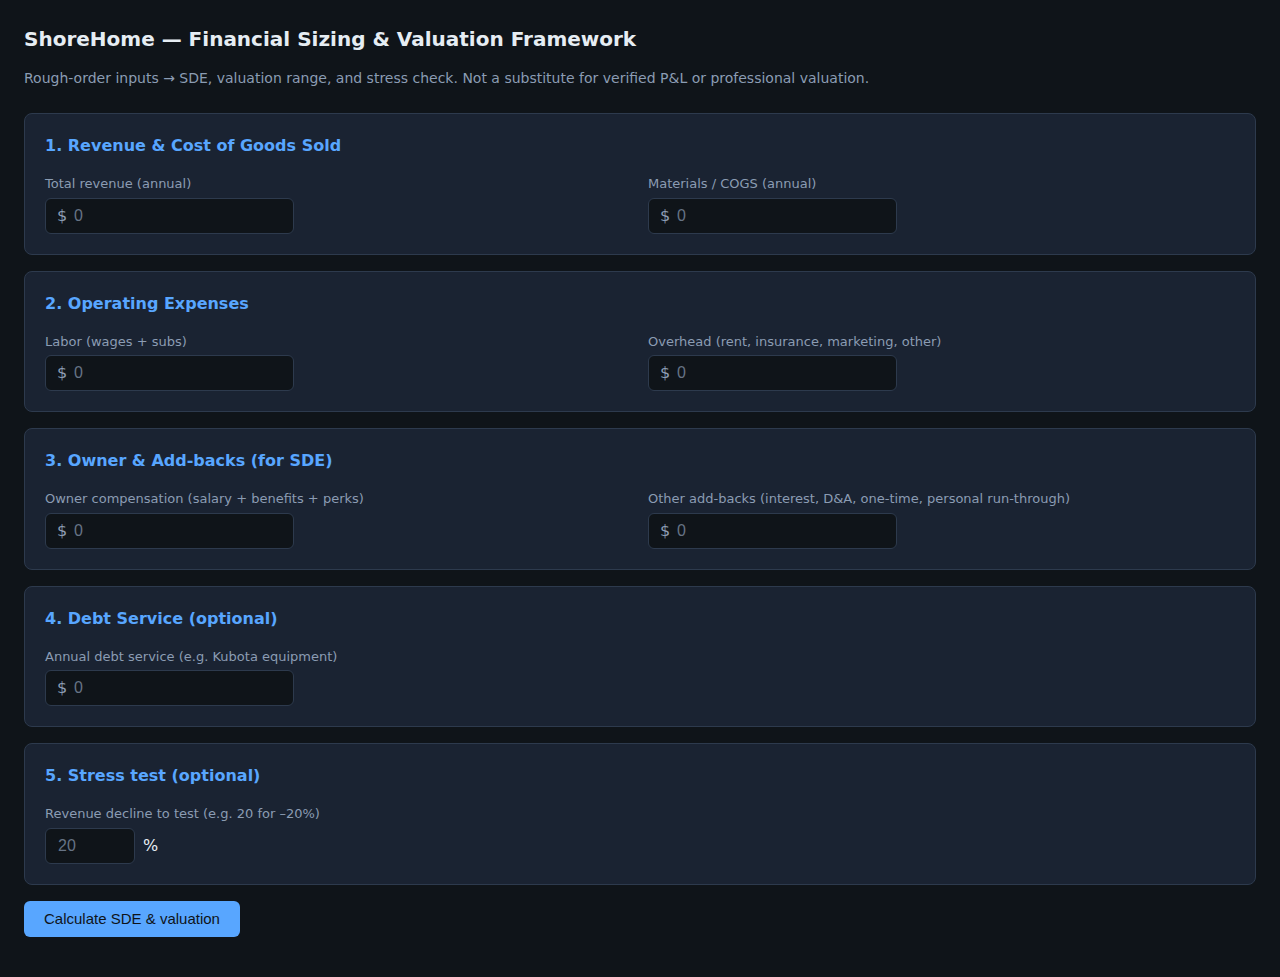
<file: shorehome-diligence/financial-framework.html>
<!DOCTYPE html>
<html lang="en">
<head>
  <meta charset="UTF-8">
  <meta name="viewport" content="width=device-width, initial-scale=1.0">
  <title>ShoreHome — Financial Sizing & Valuation Framework</title>
  <style>
    :root {
      --bg: #0f1419;
      --surface: #1a2332;
      --border: #2d3a4d;
      --text: #e6edf3;
      --muted: #8b9cb3;
      --accent: #58a6ff;
      --green: #3fb950;
      --amber: #d29922;
      --red: #f85149;
    }
    * { box-sizing: border-box; }
    body {
      font-family: 'Segoe UI', system-ui, sans-serif;
      background: var(--bg);
      color: var(--text);
      margin: 0;
      padding: 1.5rem;
      line-height: 1.5;
    }
    h1 { font-size: 1.25rem; font-weight: 600; margin: 0 0 0.5rem 0; color: var(--text); }
    .subtitle { font-size: 0.875rem; color: var(--muted); margin-bottom: 1.5rem; }
    section {
      background: var(--surface);
      border: 1px solid var(--border);
      border-radius: 8px;
      padding: 1.25rem;
      margin-bottom: 1rem;
    }
    section h2 { font-size: 1rem; font-weight: 600; margin: 0 0 1rem 0; color: var(--accent); }
    .grid { display: grid; gap: 1rem; }
    .grid-2 { grid-template-columns: 1fr 1fr; }
    @media (max-width: 640px) { .grid-2 { grid-template-columns: 1fr; } }
    .field { display: flex; flex-direction: column; gap: 0.25rem; }
    .field label { font-size: 0.8125rem; color: var(--muted); }
    .field input {
      background: var(--bg);
      border: 1px solid var(--border);
      border-radius: 6px;
      padding: 0.5rem 0.75rem;
      color: var(--text);
      font-size: 1rem;
    }
    .field input::placeholder { color: var(--muted); opacity: 0.7; }
    .field input:focus { outline: none; border-color: var(--accent); }
    .row { display: flex; align-items: baseline; gap: 0.5rem; flex-wrap: wrap; }
    .currency { position: relative; }
    .currency::before { content: '$'; position: absolute; left: 0.75rem; top: 50%; transform: translateY(-50%); color: var(--muted); pointer-events: none; }
    .currency input { padding-left: 1.75rem; }
    .results { font-size: 0.9375rem; }
    .results table { width: 100%; border-collapse: collapse; }
    .results th, .results td { text-align: left; padding: 0.5rem 0.75rem; border-bottom: 1px solid var(--border); }
    .results th { color: var(--muted); font-weight: 500; font-size: 0.8125rem; }
    .results td.num { text-align: right; font-variant-numeric: tabular-nums; }
    .results .highlight { color: var(--accent); font-weight: 600; }
    .results .good { color: var(--green); }
    .results .warn { color: var(--amber); }
    .results .bad { color: var(--red); }
    .range { color: var(--muted); font-size: 0.8125rem; }
    .footnote { font-size: 0.75rem; color: var(--muted); margin-top: 1rem; }
    button {
      background: var(--accent);
      color: var(--bg);
      border: none;
      border-radius: 6px;
      padding: 0.6rem 1.25rem;
      font-size: 0.9375rem;
      font-weight: 500;
      cursor: pointer;
    }
    button:hover { filter: brightness(1.1); }
    .stress-box { background: var(--bg); border-radius: 6px; padding: 0.75rem 1rem; margin-top: 0.5rem; }
    .stress-box strong { color: var(--amber); }
  </style>
</head>
<body>
  <h1>ShoreHome — Financial Sizing & Valuation Framework</h1>
  <p class="subtitle">Rough-order inputs → SDE, valuation range, and stress check. Not a substitute for verified P&L or professional valuation.</p>

  <section>
    <h2>1. Revenue & Cost of Goods Sold</h2>
    <div class="grid grid-2">
      <div class="field">
        <label for="revenue">Total revenue (annual)</label>
        <div class="row currency"><input type="number" id="revenue" placeholder="0" min="0" step="1000" inputmode="numeric"></div>
      </div>
      <div class="field">
        <label for="cogs">Materials / COGS (annual)</label>
        <div class="row currency"><input type="number" id="cogs" placeholder="0" min="0" step="1000"></div>
      </div>
    </div>
  </section>

  <section>
    <h2>2. Operating Expenses</h2>
    <div class="grid grid-2">
      <div class="field">
        <label for="labor">Labor (wages + subs)</label>
        <div class="row currency"><input type="number" id="labor" placeholder="0" min="0" step="1000"></div>
      </div>
      <div class="field">
        <label for="overhead">Overhead (rent, insurance, marketing, other)</label>
        <div class="row currency"><input type="number" id="overhead" placeholder="0" min="0" step="1000"></div>
      </div>
    </div>
  </section>

  <section>
    <h2>3. Owner & Add-backs (for SDE)</h2>
    <div class="grid grid-2">
      <div class="field">
        <label for="ownerComp">Owner compensation (salary + benefits + perks)</label>
        <div class="row currency"><input type="number" id="ownerComp" placeholder="0" min="0" step="1000"></div>
      </div>
      <div class="field">
        <label for="addbacks">Other add-backs (interest, D&A, one-time, personal run-through)</label>
        <div class="row currency"><input type="number" id="addbacks" placeholder="0" min="0" step="1000"></div>
      </div>
    </div>
  </section>

  <section>
    <h2>4. Debt Service (optional)</h2>
    <div class="grid grid-2">
      <div class="field">
        <label for="debtService">Annual debt service (e.g. Kubota equipment)</label>
        <div class="row currency"><input type="number" id="debtService" placeholder="0" min="0" step="100"></div>
      </div>
    </div>
  </section>

  <section>
    <h2>5. Stress test (optional)</h2>
    <div class="grid grid-2">
      <div class="field">
        <label for="stressPct">Revenue decline to test (e.g. 20 for –20%)</label>
        <div class="row"><input type="number" id="stressPct" placeholder="20" min="0" max="100" step="5" style="max-width:6rem"> %</div>
      </div>
    </div>
  </section>

  <p><button type="button" id="calc" onclick="runCalc()">Calculate SDE & valuation</button></p>

  <section class="results" id="results" hidden>
    <h2>Results</h2>
    <table>
      <tr><th>Metric</th><th class="num">Value</th></tr>
      <tr><td>Gross profit</td><td class="num" id="outGross"></td></tr>
      <tr><td>Gross margin</td><td class="num" id="outGrossPct"></td></tr>
      <tr><td>Operating expenses (labor + overhead)</td><td class="num" id="outOpEx"></td></tr>
      <tr><td><strong>SDE</strong> (Seller's Discretionary Earnings)</td><td class="num highlight" id="outSDE"></td></tr>
      <tr><td>SDE margin (SDE / revenue)</td><td class="num" id="outSDEMargin"></td></tr>
      <tr><td>Debt service coverage (SDE ÷ debt service)</td><td class="num" id="outCoverage"></td></tr>
    </table>
    <h3 style="margin: 1.25rem 0 0.5rem 0; font-size: 0.9375rem;">Valuation range (roofing / outdoor living)</h3>
    <p class="range">SDE multiples: low 1.61× · mid 3.06× · high 4.41× (industry range). Revenue multiple mid ~0.50×.</p>
    <table>
      <tr><th>Method</th><th class="num">Low</th><th class="num">Mid</th><th class="num">High</th></tr>
      <tr><td>SDE multiple</td><td class="num" id="outValSDELow"></td><td class="num" id="outValSDEMid"></td><td class="num" id="outValSDEHigh"></td></tr>
      <tr><td>Revenue multiple (0.23×–0.86×)</td><td class="num" id="outValRevLow"></td><td class="num" id="outValRevMid"></td><td class="num" id="outValRevHigh"></td></tr>
    </table>
    <div class="stress-box" id="stressBox" hidden>
      <strong>Stress scenario</strong> (revenue <span id="stressLabel"></span>): implied SDE <span id="stressSDE"></span> → valuation range <span id="stressVal"></span> (mid multiple).
    </div>
    <p class="footnote">Based on desk research (roofing SDE multiples ~3.06× avg; revenue ~0.50×). Adjust multiples for quality of earnings, customer concentration, and key-person risk. Kubota UCC payoff is not included in debt service above—add if known.</p>
  </section>

  <script>
    var MULT = { sdeLow: 1.61, sdeMid: 3.06, sdeHigh: 4.41, revLow: 0.23, revMid: 0.5, revHigh: 0.86 };

    function el(id) { return document.getElementById(id); }
    function num(id) {
      var node = el(id);
      return node && !isNaN(parseFloat(node.value)) ? parseFloat(node.value) : 0;
    }
    function fmt(n) { return n.toLocaleString('en-US', { style: 'currency', currency: 'USD', maximumFractionDigits: 0, minimumFractionDigits: 0 }); }
    function pct(n) { return (n * 100).toFixed(1) + '%'; }

    function runCalc() {
      try {
        var revenue = num('revenue');
        var cogs = num('cogs');
        var labor = num('labor');
        var overhead = num('overhead');
        var ownerComp = num('ownerComp');
        var addbacks = num('addbacks');
        var debtService = num('debtService');
        var stressPct = num('stressPct') || 0;

        var gross = revenue - cogs;
        var grossPct = revenue ? gross / revenue : 0;
        var opEx = labor + overhead;
        var sde = gross - opEx + ownerComp + addbacks;

        var sdeMargin = revenue ? sde / revenue : 0;
        var coverage = debtService > 0 ? sde / debtService : null;

        el('outGross').textContent = fmt(gross);
        el('outGrossPct').textContent = pct(grossPct);
        el('outOpEx').textContent = fmt(opEx);
        el('outSDE').textContent = fmt(sde);
        el('outSDEMargin').textContent = pct(sdeMargin);
        if (coverage !== null) {
          el('outCoverage').textContent = coverage.toFixed(1) + '×';
          el('outCoverage').className = 'num ' + (coverage >= 1.25 ? 'good' : coverage >= 1 ? 'warn' : 'bad');
        } else {
          el('outCoverage').textContent = '—';
          el('outCoverage').className = 'num';
        }

        el('outValSDELow').textContent = fmt(sde * MULT.sdeLow);
        el('outValSDEMid').textContent = fmt(sde * MULT.sdeMid);
        el('outValSDEHigh').textContent = fmt(sde * MULT.sdeHigh);
        el('outValRevLow').textContent = fmt(revenue * MULT.revLow);
        el('outValRevMid').textContent = fmt(revenue * MULT.revMid);
        el('outValRevHigh').textContent = fmt(revenue * MULT.revHigh);

        if (stressPct > 0 && revenue > 0) {
          var stressRev = revenue * (1 - stressPct / 100);
          var stressSde = stressRev - cogs * (stressRev / revenue) - opEx + ownerComp + addbacks;
          el('stressLabel').textContent = '-' + stressPct + '%';
          el('stressSDE').textContent = fmt(Math.max(0, stressSde));
          el('stressVal').textContent = fmt(Math.max(0, stressSde) * MULT.sdeMid);
          el('stressBox').removeAttribute('hidden');
        } else {
          el('stressBox').setAttribute('hidden', 'hidden');
        }

        el('results').removeAttribute('hidden');
      } catch (err) {
        alert('Error: ' + err.message);
      }
    }
  </script>
</body>
</html>
</file>
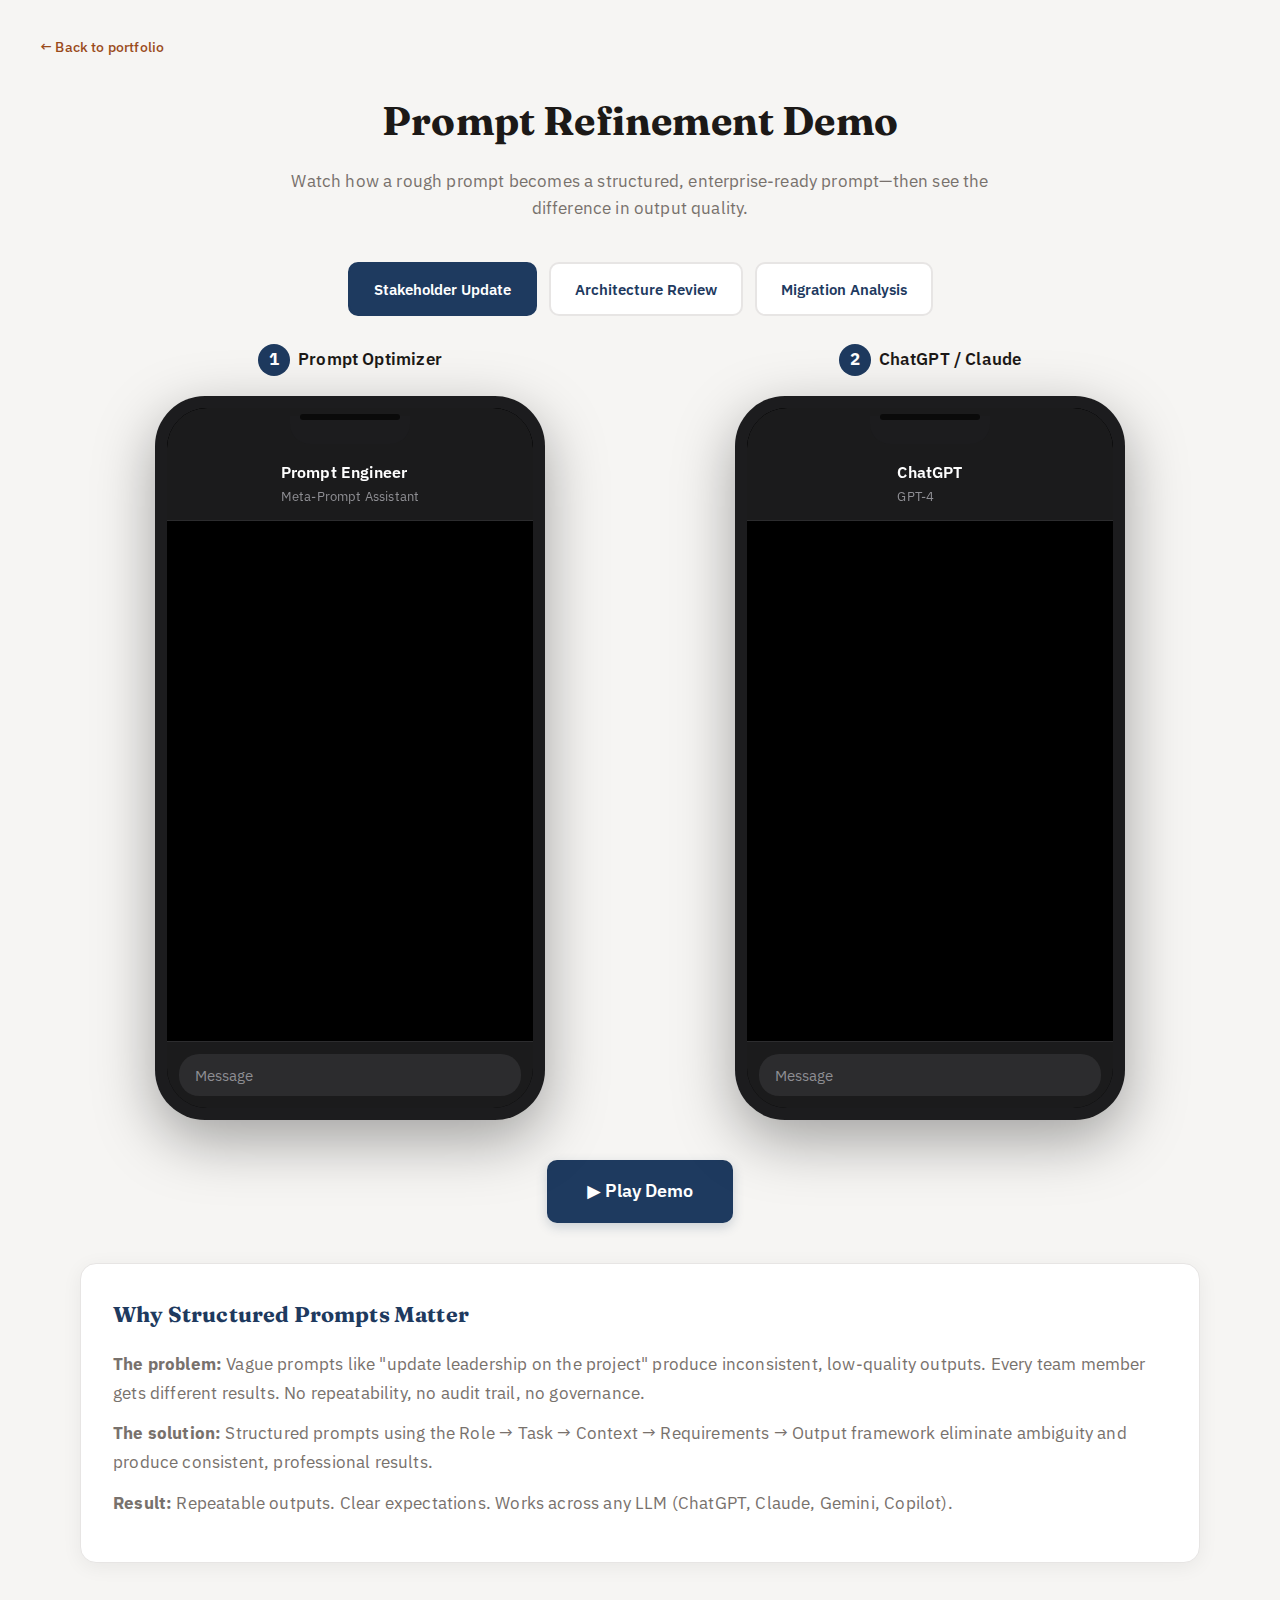
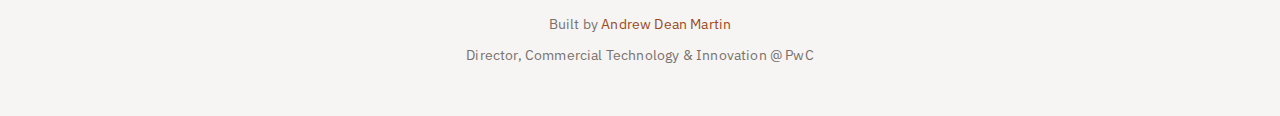
<file: site/prompt-refinement-demo.html>
<!DOCTYPE html>
<html lang="en">
<head>
    <meta charset="UTF-8">
    <meta name="viewport" content="width=device-width, initial-scale=1.0">
    <title>Prompt Refinement Demo — Andrew Martin</title>
    <link rel="stylesheet" href="styles.css">
    <link rel="preconnect" href="https://fonts.googleapis.com">
    <link rel="preconnect" href="https://fonts.gstatic.com" crossorigin>
    <link href="https://fonts.googleapis.com/css2?family=Fraunces:ital,opsz,wght@0,9..144,400;0,9..144,600;0,9..144,700;1,9..144,400&family=IBM+Plex+Sans:wght@400;500;600&family=JetBrains+Mono:wght@400;500&display=swap" rel="stylesheet">
    <style>
        /* Demo overrides using site design system */
        :root {
            --iphone-bg: #1c1c1e;
            --chat-bg: #000000;
            --user-bubble: var(--color-primary);
            --ai-bubble: #2c2c2e;
            --text-white: #ffffff;
            --text-secondary: #8e8e93;
        }

        [data-theme="dark"] {
            --demo-surface: var(--color-surface);
            --demo-border: var(--color-border);
        }

        body {
            font-family: var(--font-body), system-ui, sans-serif;
            background: var(--color-bg);
            color: var(--color-text);
            padding: 2rem 1.25rem 3rem;
        }

        .demo-nav {
            max-width: 1200px;
            margin: 0 auto 1.5rem;
        }

        .demo-nav a {
            font-family: var(--font-body);
            font-size: 0.9rem;
            color: var(--color-accent);
            text-decoration: none;
            font-weight: 500;
            transition: color 0.15s;
        }

        .demo-nav a:hover {
            color: var(--color-warm);
            text-decoration: underline;
        }

        .container {
            max-width: 1200px;
            margin: 0 auto;
        }

        header {
            text-align: center;
            color: var(--color-text);
            margin-bottom: 2.5rem;
        }

        header h1 {
            font-family: var(--font-display), Georgia, serif;
            font-size: clamp(1.75rem, 4vw, 2.5rem);
            font-weight: 700;
            margin-bottom: 0.75rem;
        }

        .subtitle {
            font-size: 1.05rem;
            color: var(--color-text-muted);
            line-height: 1.6;
            max-width: 700px;
            margin: 0 auto 1.5rem;
        }

        .demo-controls {
            text-align: center;
            margin-bottom: 1.75rem;
        }

        .scenario-selector {
            display: inline-flex;
            gap: 0.75rem;
            flex-wrap: wrap;
            justify-content: center;
        }

        .scenario-btn {
            padding: 0.75rem 1.5rem;
            background: var(--color-surface);
            border: 2px solid var(--color-border);
            border-radius: var(--radius-md);
            cursor: pointer;
            font-family: var(--font-body);
            font-size: 0.95rem;
            font-weight: 600;
            color: var(--color-primary);
            transition: all 0.2s;
        }

        .scenario-btn:hover {
            border-color: var(--color-primary);
            transform: translateY(-1px);
            box-shadow: 0 4px 12px rgba(30, 58, 95, 0.12);
        }

        .scenario-btn.active {
            background: var(--color-primary);
            color: white;
            border-color: var(--color-primary);
        }

        .demo-stage {
            display: grid;
            grid-template-columns: 1fr 1fr;
            gap: 2.5rem;
            margin-bottom: 2.5rem;
        }

        @media (max-width: 968px) {
            .demo-stage {
                grid-template-columns: 1fr;
                gap: 2rem;
            }
        }

        .stage-container {
            position: relative;
        }

        .stage-label {
            text-align: center;
            color: var(--color-text);
            font-family: var(--font-body);
            font-size: 1.05rem;
            font-weight: 600;
            margin-bottom: 1.25rem;
            display: flex;
            align-items: center;
            justify-content: center;
            gap: 0.5rem;
        }

        .stage-number {
            background: var(--color-primary);
            color: white;
            width: 32px;
            height: 32px;
            border-radius: var(--radius-pill);
            display: flex;
            align-items: center;
            justify-content: center;
            font-weight: 700;
        }

        .iphone {
            width: 100%;
            max-width: 390px;
            margin: 0 auto;
            background: var(--iphone-bg);
            border-radius: 50px;
            padding: 12px;
            box-shadow: 0 20px 60px rgba(0,0,0,0.35);
            position: relative;
        }

        .iphone::before {
            content: '';
            position: absolute;
            top: 20px;
            left: 50%;
            transform: translateX(-50%);
            width: 120px;
            height: 28px;
            background: var(--iphone-bg);
            border-radius: 0 0 20px 20px;
            z-index: 10;
        }

        .iphone-notch {
            position: absolute;
            top: 18px;
            left: 50%;
            transform: translateX(-50%);
            width: 100px;
            height: 6px;
            background: #0a0a0a;
            border-radius: 10px;
            z-index: 11;
        }

        .iphone-screen {
            background: var(--chat-bg);
            border-radius: 40px;
            overflow: hidden;
            height: 700px;
            display: flex;
            flex-direction: column;
        }

        .chat-header {
            background: rgba(28, 28, 30, 0.95);
            backdrop-filter: blur(20px);
            padding: 50px 20px 12px;
            border-bottom: 1px solid #2c2c2e;
            display: flex;
            align-items: center;
            justify-content: center;
            gap: 8px;
        }

        .chat-title { color: var(--text-white); font-size: 1rem; font-weight: 600; }
        .chat-subtitle { color: var(--text-secondary); font-size: 0.8rem; }

        .chat-messages {
            flex: 1;
            overflow-y: auto;
            padding: 20px;
            display: flex;
            flex-direction: column;
            gap: 16px;
        }

        .message {
            display: flex;
            gap: 8px;
            animation: messageSlide 0.3s ease-out;
        }

        @keyframes messageSlide {
            from { opacity: 0; transform: translateY(10px); }
            to { opacity: 1; transform: translateY(0); }
        }

        .message.user { flex-direction: row-reverse; }

        .message-bubble {
            max-width: 80%;
            padding: 12px 16px;
            border-radius: 20px;
            font-size: 0.95rem;
            line-height: 1.5;
        }

        .message.user .message-bubble {
            background: var(--user-bubble);
            color: var(--text-white);
            border-bottom-right-radius: 4px;
        }

        .message.ai .message-bubble {
            background: var(--ai-bubble);
            color: var(--text-white);
            border-bottom-left-radius: 4px;
        }

        .message-bubble.typing {
            display: flex;
            gap: 4px;
            align-items: center;
            padding: 16px;
        }

        .typing-dot {
            width: 8px;
            height: 8px;
            background: var(--text-secondary);
            border-radius: 50%;
            animation: typingBounce 1.4s infinite;
        }

        .typing-dot:nth-child(2) { animation-delay: 0.2s; }
        .typing-dot:nth-child(3) { animation-delay: 0.4s; }

        @keyframes typingBounce {
            0%, 60%, 100% { transform: translateY(0); }
            30% { transform: translateY(-8px); }
        }

        .chat-input {
            background: rgba(28, 28, 30, 0.95);
            padding: 12px;
            border-top: 1px solid #2c2c2e;
        }

        .input-wrapper {
            background: var(--ai-bubble);
            border-radius: 20px;
            padding: 8px 16px;
            display: flex;
            align-items: center;
            gap: 8px;
        }

        .input-wrapper input {
            flex: 1;
            background: none;
            border: none;
            color: var(--text-white);
            font-size: 0.95rem;
            outline: none;
        }

        .input-wrapper input::placeholder { color: var(--text-secondary); }

        .copy-indicator {
            position: absolute;
            top: 50%;
            left: 50%;
            transform: translate(-50%, -50%);
            background: var(--color-accent);
            color: white;
            padding: 16px 24px;
            border-radius: var(--radius-md);
            font-weight: 600;
            font-size: 1.1rem;
            opacity: 0;
            pointer-events: none;
            transition: opacity 0.3s;
            z-index: 20;
        }

        .copy-indicator.visible { opacity: 1; }

        .controls { text-align: center; margin-top: 1.75rem; }

        .play-btn {
            padding: 1rem 2.5rem;
            background: var(--color-primary);
            color: white;
            border: none;
            border-radius: var(--radius-md);
            font-family: var(--font-body);
            font-size: 1.1rem;
            font-weight: 600;
            cursor: pointer;
            transition: all 0.2s;
            box-shadow: 0 4px 12px rgba(30, 58, 95, 0.2);
        }

        .play-btn:hover:not(:disabled) {
            background: var(--color-primary-hover);
            transform: translateY(-1px);
            box-shadow: 0 6px 16px rgba(30, 58, 95, 0.25);
        }

        .play-btn:disabled {
            opacity: 0.6;
            cursor: not-allowed;
        }

        .info-card {
            background: var(--color-surface);
            border: 1px solid var(--color-border);
            border-radius: var(--radius-lg);
            padding: 2rem;
            margin-top: 2.5rem;
            box-shadow: 0 4px 20px rgba(0,0,0,0.06);
        }

        .info-card h3 {
            font-family: var(--font-display);
            color: var(--color-primary);
            font-size: 1.35rem;
            margin-bottom: 1rem;
        }

        .info-card p {
            color: var(--color-text-muted);
            line-height: 1.7;
            margin-bottom: 0.75rem;
        }

        footer {
            text-align: center;
            color: var(--color-text-muted);
            margin-top: 3rem;
            font-size: 0.9rem;
        }

        footer a {
            color: var(--color-accent);
            text-decoration: none;
        }

        footer a:hover { text-decoration: underline; }

        .structured-label {
            display: inline-block;
            background: rgba(30, 58, 95, 0.15);
            color: var(--color-primary);
            padding: 2px 8px;
            border-radius: var(--radius-sm);
            font-size: 0.7rem;
            font-weight: 600;
            text-transform: uppercase;
            letter-spacing: 0.5px;
            margin-bottom: 8px;
        }

        .message-bubble pre {
            white-space: pre-wrap;
            font-family: inherit;
            margin: 8px 0 0 0;
        }
    </style>
</head>
<body>
    <nav class="demo-nav">
        <a href="index.html">← Back to portfolio</a>
    </nav>
    <div class="container">
        <header>
            <h1>Prompt Refinement Demo</h1>
            <p class="subtitle">Watch how a rough prompt becomes a structured, enterprise-ready prompt—then see the difference in output quality.</p>
        </header>

        <div class="demo-controls">
            <div class="scenario-selector">
                <button class="scenario-btn active" data-scenario="stakeholder">Stakeholder Update</button>
                <button class="scenario-btn" data-scenario="architecture">Architecture Review</button>
                <button class="scenario-btn" data-scenario="migration">Migration Analysis</button>
            </div>
        </div>

        <div class="demo-stage">
            <!-- STAGE 1: Prompt Optimizer -->
            <div class="stage-container">
                <div class="stage-label">
                    <span class="stage-number">1</span>
                    Prompt Optimizer
                </div>
                <div class="iphone" id="phone1">
                    <div class="iphone-notch"></div>
                    <div class="iphone-screen">
                        <div class="chat-header">
                            <div>
                                <div class="chat-title">Prompt Engineer</div>
                                <div class="chat-subtitle">Meta-Prompt Assistant</div>
                            </div>
                        </div>
                        <div class="chat-messages" id="messages1"></div>
                        <div class="chat-input">
                            <div class="input-wrapper">
                                <input type="text" placeholder="Message" readonly>
                            </div>
                        </div>
                    </div>
                </div>
            </div>

            <!-- STAGE 2: Final Chat -->
            <div class="stage-container">
                <div class="stage-label">
                    <span class="stage-number">2</span>
                    ChatGPT / Claude
                </div>
                <div class="iphone" id="phone2">
                    <div class="iphone-notch"></div>
                    <div class="iphone-screen">
                        <div class="chat-header">
                            <div>
                                <div class="chat-title">ChatGPT</div>
                                <div class="chat-subtitle">GPT-4</div>
                            </div>
                        </div>
                        <div class="chat-messages" id="messages2"></div>
                        <div class="chat-input">
                            <div class="input-wrapper">
                                <input type="text" placeholder="Message" readonly>
                            </div>
                        </div>
                    </div>
                </div>
                <div class="copy-indicator" id="copyIndicator">Copied! ✓</div>
            </div>
        </div>

        <div class="controls">
            <button class="play-btn" id="playBtn">▶ Play Demo</button>
        </div>

        <div class="info-card">
            <h3>Why Structured Prompts Matter</h3>
            <p><strong>The problem:</strong> Vague prompts like "update leadership on the project" produce inconsistent, low-quality outputs. Every team member gets different results. No repeatability, no audit trail, no governance.</p>
            <p><strong>The solution:</strong> Structured prompts using the Role → Task → Context → Requirements → Output framework eliminate ambiguity and produce consistent, professional results.</p>
            <p><strong>Result:</strong> Repeatable outputs. Clear expectations. Works across any LLM (ChatGPT, Claude, Gemini, Copilot).</p>
        </div>

        <footer>
            <p>Built by <a href="https://linkedin.com/in/andrewdeanmartin" target="_blank">Andrew Dean Martin</a></p>
            <p style="margin-top:8px;font-size:0.85rem;">Director, Commercial Technology & Innovation @ PwC</p>
        </footer>
    </div>

    <script>
        const scenarios = {
            stakeholder: {
                roughPrompt: "update leadership on the project",
                refinedPrompt: `You are a delivery lead providing a sprint progress update to executive stakeholders (VP-level and above, non-technical audience).

Your task: Summarize the current sprint's progress, identify any blockers requiring leadership attention or escalation, and outline clear next steps with accountability.

Context and constraints:
• Audience expects outcome-focused communication, not implementation details
• Keep each section to 2-3 bullets maximum (respect executive time)
• Use plain language—avoid jargon, acronyms, or technical terms
• Highlight items that require executive decision-making or resources
• Be honest about status; don't sugarcoat blockers

Required output structure:

**1. Sprint Progress** (what was delivered)
   - List 2-3 key deliverables or outcomes completed this sprint
   - Focus on business value, not tasks

**2. Current Status** 
   - State clearly: On track / At risk / Blocked
   - Include brief explanation (one sentence)

**3. Blockers/Issues**
   - List any items requiring leadership action, budget approval, or escalation
   - For each blocker, state: what it is, why it matters, what decision is needed

**4. Next Steps** 
   - Top 3 priorities for the next sprint
   - Include expected completion dates where relevant

**5. Support Needs**
   - Any resources, approvals, or decisions required from leadership
   - Be specific about timing (e.g., "Budget approval needed by Friday to maintain timeline")

Now, provide the update based on the following project context:

Project: [Describe your project name and current sprint goals]
Current sprint dates: [Start date - End date]
Key context: [Any relevant background leadership should know]`,
                finalAnswer: `**1. Sprint Progress**
• Completed user authentication module with SSO integration (enables 500+ enterprise users to access platform)
• Deployed staging environment with automated CI/CD pipeline (reduced deployment time from 4 hours to 15 minutes)
• Resolved 12 of 15 P1 bugs identified in QA testing

**2. Current Status**
On track for production release on schedule (March 15).

**3. Blockers/Issues**
• **Legal review for data retention policy** — Currently blocking production deployment. Legal team has 2-week backlog; we need sign-off by March 8 to maintain launch date. Decision needed: Can we expedite legal review or adjust launch timeline?
• **Azure production infrastructure budget** — Requires $12K/month approval. Estimate submitted February 1, pending finance approval. Need decision by Friday (Feb 16) to provision resources in time for launch.

**4. Next Steps**
1. Complete final security penetration test (estimated 3 days, completion Feb 19)
2. Production deployment pending legal sign-off (target: March 10-12)
3. Begin user training materials development (Feb 20-28)

**5. Support Needs**
• **Expedite legal review** — Request priority review from legal team (currently 2-week backlog)
• **Budget approval by Feb 16** — $12K/month Azure production infrastructure to maintain timeline
• **Stakeholder communication** — Need exec sponsor to notify end users of March 15 launch date`
            },
            architecture: {
                roughPrompt: "check if this system is ready for production",
                refinedPrompt: `You are a senior software architect conducting a production readiness assessment for a system about to be deployed to production.

Your task: Evaluate the system across four critical dimensions—reliability, scalability, security, and operational readiness. Identify any blocking issues and provide a prioritized remediation roadmap with effort estimates.

Context and constraints:
• Audience: Engineering leadership and CTO (technical but executive-level)
• Tone: Direct, evidence-based, no speculation—cite specific findings
• Scope: Full-stack assessment covering frontend, backend, infrastructure, CI/CD, monitoring, and documentation
• Classify every finding by severity: Critical (blocks production) / High (address before launch) / Medium (post-launch) / Low (technical debt)
• Include specific evidence for each finding—no vague statements like "security is weak"
• Provide realistic remediation effort estimates for Critical and High severity items

Assessment criteria:

**Reliability:**
• Error handling and recovery mechanisms
• Circuit breakers for external dependencies
• Database connection pooling and failover
• Graceful degradation strategies

**Scalability:**
• Load testing results (can it handle expected traffic?)
• Horizontal scaling capability
• Database query performance and indexing
• Caching strategy (if applicable)

**Security:**
• Authentication and authorization mechanisms
• Input validation and sanitization (SQL injection, XSS, CSRF protection)
• Secrets management (no hardcoded credentials)
• API security (rate limiting, HTTPS enforcement)
• Dependency vulnerabilities (recent CVE scan results)

**Operational Readiness:**
• Monitoring and alerting (error rates, latency, resource utilization)
• Logging strategy (structured logs, retention policy)
• Deployment automation and rollback capability
• Documentation (runbooks, architecture diagrams, API specs)

Required output structure:

**1. Executive Summary** (max 5 sentences)
   - Overall production readiness: Ready / Ready with conditions / Not ready
   - Number of Critical/High/Medium/Low findings
   - Top 3 risks to production stability
   - Estimated total remediation effort

**2. Critical Findings** (blocks production deployment)
   - For each: Title, specific evidence, business impact, remediation steps, effort estimate

**3. High Priority Findings** (must address before or immediately after launch)
   - Same format as Critical

**4. Medium and Low Findings** (summarized)
   - Brief list, can be addressed post-launch

**5. Prioritized Action Plan**
   - Week-by-week roadmap to production readiness
   - Clear ownership for each item

Now, assess the following system:

[Paste system documentation, architecture diagrams, codebase overview, or provide access to the repository]`,
                finalAnswer: `**1. Executive Summary**
System is NOT ready for production deployment. Assessment identified 3 Critical and 5 High severity findings that must be addressed. Primary risks: (1) SQL injection vulnerabilities in 3 API endpoints, (2) no circuit breakers causing cascading failures, (3) insufficient monitoring/alerting. Overall system health score: 6.8/10. Estimated remediation effort: 48-72 hours (2-3 weeks calendar time with testing).

**2. Critical Findings**

**[CRITICAL] SQL Injection Vulnerability in User Input Endpoints**
• **Evidence:** Manual testing confirmed 3 API endpoints (/api/search, /api/users/filter, /api/reports/query) accept unvalidated user input and pass it directly to SQL queries using string concatenation. Proof-of-concept exploit successful in staging environment.
• **Business Impact:** Attackers can read/modify/delete database records, extract sensitive customer data, or cause data corruption. Regulatory violation (GDPR, SOC2).
• **Remediation:** 
  1. Replace all dynamic SQL with parameterized queries/prepared statements
  2. Implement input validation middleware with whitelist-based sanitization
  3. Add automated SQL injection testing to CI/CD pipeline
  4. Conduct penetration test after fix
• **Effort:** 16 hours development + 8 hours testing = 24 hours total

**[CRITICAL] No Circuit Breakers on External Dependencies**
• **Evidence:** Load testing revealed that when the payment gateway API becomes unavailable, the entire application hangs (120s timeout per request). Under load (500 concurrent users), this caused memory exhaustion and application crash.
• **Business Impact:** Single external service failure takes down entire platform. No graceful degradation. Customer-facing outages.
• **Remediation:**
  1. Implement circuit breaker pattern for all external API calls (payment gateway, email service, analytics)
  2. Define fallback behavior (queue for retry, show cached data, or fail gracefully with user message)
  3. Add circuit breaker state to monitoring dashboards
• **Effort:** 24 hours development + 12 hours testing = 36 hours total

**3. High Priority Findings**

**[HIGH] Insufficient Monitoring and Alerting**
• **Evidence:** No alerting configured for error rates, API latency, or database connection pool exhaustion. Operations team discovers issues when customers report problems.
• **Remediation:** Configure CloudWatch alarms for error rate >1%, p95 latency >2s, DB connection pool >80%, CPU >75%. Integrate with PagerDuty for on-call escalation.
• **Effort:** 8 hours

**[HIGH] Missing Database Indexes on High-Traffic Queries**
• **Evidence:** Query profiling shows 4 frequently-used queries (user search, report generation) performing full table scans. Average query time: 3.2 seconds under load.
• **Remediation:** Add composite indexes on user.email + user.status, reports.created_at + reports.user_id. Estimated performance improvement: 3.2s → 180ms.
• **Effort:** 4 hours (includes testing and staged rollout)

**[HIGH] Secrets Hardcoded in Configuration Files**
• **Evidence:** Database connection strings, API keys, and JWT signing secrets found in plaintext in application.yml committed to git repository.
• **Remediation:** Migrate to AWS Secrets Manager. Update deployment pipeline to fetch secrets at runtime. Rotate all exposed credentials.
• **Effort:** 12 hours

**4. Medium and Low Findings** (Post-Launch)
• [MEDIUM] Test coverage at 23% (target: 60% for critical paths)
• [MEDIUM] No automated backup verification (backups run but never tested for restore)
• [LOW] API documentation outdated (6 new endpoints not documented)
• [LOW] Error messages expose stack traces in production mode

**5. Prioritized Action Plan**

**Week 1 (48 hours):**
• Fix SQL injection vulnerabilities (P0 blocker)
• Rotate hardcoded secrets and migrate to Secrets Manager
• Add database indexes

**Week 2 (32 hours):**
• Implement circuit breakers for external dependencies
• Configure monitoring and alerting (CloudWatch + PagerDuty)
• Conduct penetration test on fixed vulnerabilities

**Week 3 (16 hours):**
• Final load testing with all fixes in place
• Document runbooks for operations team
• Validation and sign-off for production deployment

**Recommendation:** Do NOT deploy to production until Critical findings are resolved and High findings have mitigation plans in place. Estimated timeline to production readiness: 3 weeks.`
            },
            migration: {
                roughPrompt: "analyze this for migration",
                refinedPrompt: `You are a platform solutions architect conducting a migration feasibility analysis for a client considering migrating from their current system/platform to a new target platform.

Your task: Assess the source system's complexity, identify migration risks, estimate effort and cost, and recommend the most appropriate migration approach (lift-and-shift, re-platform, or re-architect).

Context and constraints:
• Audience: Technical leadership (CTO, Engineering Managers) and project sponsors (VP/C-level decision-makers)
• Tone: Analytical, risk-aware, evidence-based—no sugar-coating
• Scope: Full assessment covering data model, custom code, integrations, compliance requirements, and user training
• Provide specific metrics wherever possible (e.g., "127 custom objects" not "many customizations")
• Classify complexity and risk as Low / Medium / High for each area, with specific reasoning
• Include estimated effort in person-hours or T-shirt sizes (S/M/L/XL)
• Highlight compliance, regulatory, and contractual constraints (downtime windows, data residency, audit trails)

Assessment criteria:

**Data Model:**
• Number and complexity of objects/tables/entities
• Relationships and dependencies (many-to-many, hierarchical, self-referencing)
• Data volume (number of records, storage size)
• Data quality issues (incomplete records, inconsistent formats, duplicate entries)
• Historical data retention requirements

**Customizations:**
• Custom code (triggers, workflows, business logic, scripts)
• UI customizations (layouts, components, custom pages)
• Reports and dashboards
• Email templates and communication automation

**Integrations:**
• Number and type of integrations (APIs, batch jobs, middleware, ETL)
• Integration patterns (real-time vs. batch, inbound vs. outbound)
• Third-party systems involved (CRM, ERP, marketing automation, BI tools)
• API compatibility (REST, SOAP, deprecated endpoints)

**Compliance and Governance:**
• Data privacy regulations (GDPR, CCPA, HIPAA)
• Audit trail and change tracking requirements
• Data residency and sovereignty constraints
• Role-based access control (RBAC) and permission model complexity

**User Adoption:**
• Number of users and user roles
• Geographic distribution and language requirements
• Training complexity (how different is the target platform?)
• Change management considerations

Required output structure:

**1. Current State Assessment**
Provide a quantified summary of the source system:
   • Data model: [number] objects, [number] fields, [number] relationship types, [volume] records
   • Customizations: [number] workflows, [number] custom scripts ([LOC]), [number] custom UI components
   • Integrations: [number] active integrations—list each by name and type (real-time API, batch, webhook, etc.)
   • Users: [number] active users across [number] roles/profiles

**2. Migration Considerations** (Table Format)

| Area | Complexity | Risk Level | Key Findings & Notes |
|------|------------|------------|----------------------|
| Data migration | [L/M/H] | [L/M/H] | Volume: [X] records. [any data quality issues? legacy formats requiring transformation?] |
| Custom logic | [L/M/H] | [L/M/H] | [how much code needs rewrite? equivalent features in target platform?] |
| Integrations | [L/M/H] | [L/M/H] | [how many require rebuild? API compatibility issues?] |
| Compliance | [L/M/H] | [L/M/H] | [any regulatory constraints? data residency? audit requirements?] |
| User training | [L/M/H] | [L/M/H] | [how different is target platform UX? training effort required?] |

**3. Migration Approach Recommendation**
   • **Recommended approach:** Lift-and-shift / Re-platform / Re-architect / Hybrid
   • **Rationale:** [Why this approach? What are the tradeoffs?]
   • **Alternatives considered:** [What other approaches were evaluated and why were they rejected?]

**4. Effort and Cost Estimate**
   • **Total estimated effort:** [X]-[Y] person-weeks or [X]-[Y] person-hours
   • **Breakdown by phase:**
     - Discovery and design: [X] weeks
     - Data migration (build + test): [X] weeks
     - Custom logic rebuild: [X] weeks
     - Integration rebuild/reconfiguration: [X] weeks
     - Testing and validation: [X] weeks
     - User training and change management: [X] weeks
   • **Estimated cost range:** $[X] - $[Y] (assuming [hourly rate] or [team composition])

**5. Key Risks and Mitigation Strategies**
   • **Risk 1:** [What could go wrong?]
     - Likelihood: [Low/Medium/High]
     - Impact: [Low/Medium/High]
     - Mitigation: [How to reduce or avoid this risk?]
   • **Risk 2:** [repeat format]
   • **Risk 3:** [repeat format]

**6. Timeline and Milestones**
   • **Phase 1:** Discovery and planning ([dates])
   • **Phase 2:** Data migration pilot ([dates])
   • **Phase 3:** Full migration and testing ([dates])
   • **Phase 4:** Go-live ([date])
   • **Critical path items:** [What must happen sequentially? What blocks other work?]

**7. Go/No-Go Recommendation**
   • **Recommendation:** Proceed / Proceed with conditions / Do not proceed at this time
   • **Justification:** [Clear reasoning based on findings]

Now, analyze the following system for migration:

[Paste or provide: system/platform name, documentation, data model/schema, integration architecture, user count, compliance requirements, or repository access]`,
                finalAnswer: `**1. Current State Assessment**

**Source Platform:** Salesforce Classic (custom CRM implementation for B2B SaaS company)
**Data Model:**
   • 127 custom objects, 412 custom fields, 23 relationship types (mix of lookup, master-detail, hierarchical)
   • Data volume: 2.4M records (Accounts: 48K, Contacts: 312K, Custom objects: 2.04M)
   • Storage: 87 GB total (data + files)

**Customizations:**
   • 34 workflow automations (Workflow Rules + Process Builder)
   • 8 Apex classes (2,400 lines of code total)—business logic for commission calculations, territory assignment, and custom approval workflows
   • 12 Visualforce pages (legacy custom UI)
   • 47 custom reports and 8 dashboards

**Integrations:**
   • 6 active integrations:
     1. Marketo (marketing automation)—real-time API, bidirectional sync of leads/contacts
     2. NetSuite (ERP/billing)—batch nightly sync, order and invoice data
     3. Slack (notifications)—outbound webhooks for deal alerts
     4. DocuSign (e-signature)—real-time API for contract generation
     5. Zendesk (support ticketing)—bidirectional API sync of cases/tickets
     6. Tableau (BI/analytics)—read-only API extract, daily refresh

**Users:**
   • 200 active users across 12 roles/profiles
   • Geographic distribution: US (120 users), EMEA (50 users), APAC (30 users)
   • 3 languages required (English, German, Japanese)

---

**2. Migration Considerations**

| Area | Complexity | Risk Level | Key Findings & Notes |
|------|------------|------------|----------------------|
| **Data migration** | High | Medium | Volume: 2.4M records. Data quality issues: 28% of legacy records have incomplete required fields (phone, industry classification). 3 legacy data formats require transformation (date formats, picklist value mapping, record type consolidation). Historical data back to 2012 must be preserved for audit/compliance. |
| **Custom logic** | Medium | High | 8 Apex classes require rewrite—target platform (HubSpot Enterprise) has no direct equivalent for Apex. Commission calculation logic is complex (multi-tier, region-based). Territory assignment uses geolocation + account attributes. Approval workflows use custom conditions not available in standard target platform workflows. Estimated rewrite: 120-160 hours. |
| **Integrations** | High | High | **Critical issue:** 4 of 6 integrations use Salesforce-specific APIs with no direct equivalent in target platform. Marketo, NetSuite, Zendesk, DocuSign all require rebuild (not just reconfiguration). Only Slack and Tableau can be adapted. Integration rebuild estimated at 200-280 hours. API rate limits on target platform may require throttling strategy for high-volume syncs. |
| **Compliance** | Medium | Medium | GDPR compliance: must maintain audit trail of all data changes (target platform supports this). Data residency: EU customers require EU data center (target platform supports EU hosting). No HIPAA or SOC2 blockers. Existing Salesforce audit logs must be exported and archived before migration. |
| **User training** | Medium | Low | Target platform (HubSpot) has significantly different UX—particularly for sales team workflows. Estimated training: 4 hours per user (800 hours total across 200 users). Change management: sales team is resistant to change (historical issue). Executive sponsorship required for adoption. |

---

**3. Migration Approach Recommendation**

**Recommended approach:** **Re-platform (not lift-and-shift)**

**Rationale:**
Lift-and-shift is not feasible because the target platform (HubSpot Enterprise) has fundamentally different architecture and data models compared to Salesforce. Custom Apex logic and Visualforce pages have no direct equivalent and must be rebuilt using HubSpot's workflow automation and custom objects/properties. However, full re-architecture is not required—core business processes (lead-to-cash, support case management) map well to target platform's native features.

**Alternatives considered:**
   • **Lift-and-shift:** Rejected—target platform does not support Apex or Visualforce. Would require staying on Salesforce ecosystem.
   • **Re-architect:** Rejected—unnecessary cost and risk. Core workflows align well with HubSpot's native capabilities. Re-architect only if planning significant business process changes (not the case here).
   • **Hybrid (retain Salesforce + integrate):** Considered but rejected—adds complexity, cost, and ongoing maintenance burden. Client's goal is to consolidate onto single platform.

---

**4. Effort and Cost Estimate**

**Total estimated effort:** 16-20 weeks (calendar time), 1,400-1,800 person-hours

**Breakdown by phase:**
   • **Discovery and design:** 2 weeks (80 hours)—field mapping, integration design, data quality remediation plan
   • **Data migration build + pilot:** 3 weeks (120 hours)—ETL scripts, data quality fixes, pilot with 10K records
   • **Custom logic rebuild:** 4-5 weeks (160-200 hours)—rebuild Apex logic in HubSpot workflows + custom code actions
   • **Integration rebuild:** 5-6 weeks (200-280 hours)—rebuild Marketo, NetSuite, Zendesk, DocuSign integrations
   • **Full data migration + validation:** 2 weeks (80 hours)—migrate 2.4M records, validate data integrity, reconciliation
   • **Testing and UAT:** 3 weeks (120 hours)—functional testing, integration testing, user acceptance testing
   • **User training and change management:** 4 weeks (160 hours distributed)—training sessions, documentation, go-live support

**Estimated cost range:** $280,000 - $340,000
   • Assumptions: $200/hour blended rate (mix of senior architects, developers, data engineers)
   • Cost includes: migration execution, integration rebuild, training, 4 weeks post-go-live support
   • Does NOT include: target platform licensing costs, third-party integration tool costs (e.g., Zapier, Workato), or client internal team time

---

**5. Key Risks and Mitigation Strategies**

**Risk 1: Integration API incompatibility**
   • **Likelihood:** High (already confirmed 4 of 6 integrations require rebuild)
   • **Impact:** High (business processes break if integrations fail)
   • **Mitigation:** 
     - Conduct API compatibility assessment with each vendor in discovery phase
     - Build integration stubs early for testing (week 4-5)
     - Plan for parallel run period (2 weeks) where both old and new integrations run simultaneously for validation
     - Negotiate extended support from integration partners (Marketo, NetSuite) during transition

**Risk 2: Data quality issues cause migration delays**
   • **Likelihood:** Medium (28% incomplete records already identified)
   • **Impact:** Medium (migration timeline extends 2-4 weeks if data cleanup required)
   • **Mitigation:**
     - Begin data quality remediation in parallel with discovery (don't wait for migration phase)
     - Define "minimum viable data quality" threshold for go-live (not everything needs to be perfect)
     - Use data validation scripts to identify issues early
     - Consider phased migration (clean data first, legacy data later)

**Risk 3: User adoption failure (sales team resistance)**
   • **Likelihood:** Medium (historical resistance to change)
   • **Impact:** High (migration succeeds technically but fails operationally)
   • **Mitigation:**
     - Secure executive sponsor (VP Sales) commitment to champion change
     - Involve sales team "power users" in UAT and design decisions (create ownership)
     - Provide 1:1 coaching for top performers (not just group training)
     - Plan for 4-week hypercare period post-go-live with dedicated support resources
     - Measure and report adoption metrics weekly (logins, deal updates, pipeline accuracy)

**Risk 4: Downtime window exceeds contractual SLA**
   • **Likelihood:** Low (with proper planning)
   • **Impact:** High (contractual penalties if downtime >8 hours)
   • **Mitigation:**
     - Migration during planned maintenance window (Saturday night)
     - Cutover rehearsal 2 weeks before go-live (validate timing)
     - Rollback plan if cutover exceeds 6 hours (gives 2-hour buffer)
     - Communicate cutover plan to customers 3 weeks in advance

---

**6. Timeline and Milestones**

**Phase 1: Discovery and Planning** (Weeks 1-2)
   • Data model mapping and field-level design
   • Integration API compatibility assessment
   • Data quality assessment and remediation plan
   • Milestone: Signed-off design document

**Phase 2: Build and Pilot** (Weeks 3-8)
   • Data migration scripts + pilot (10K records)
   • Custom logic rebuild (Apex → HubSpot workflows)
   • Integration rebuild (4 integrations requiring new build)
   • Milestone: Pilot environment validated with sample data

**Phase 3: Full Migration and Testing** (Weeks 9-14)
   • Full data migration (2.4M records)
   • End-to-end integration testing
   • User acceptance testing (UAT) with 20 users
   • Milestone: UAT sign-off

**Phase 4: Training and Go-Live** (Weeks 15-16)
   • User training (200 users, 4 hours each)
   • Cutover window (Saturday night, 8-hour window)
   • Go-live and hypercare support (Week 17-20)
   • Milestone: Production cutover complete, all integrations operational

**Critical path items:**
   • Integration API compatibility testing (must complete by Week 5 to avoid delays)
   • Data quality remediation (must begin Week 2, complete by Week 8)
   • UAT sign-off (blocking go-live decision)

---

**7. Go/No-Go Recommendation**

**Recommendation:** **Proceed with conditions**

**Justification:**
Migration is feasible and business case is sound (client consolidating tools, reducing Salesforce licensing costs). However, success depends on:
   1. **Executive sponsorship secured** (VP Sales commits to change management and adoption)
   2. **Integration partners engaged early** (Marketo, NetSuite, Zendesk confirm API compatibility within 2 weeks)
   3. **Data quality remediation begins immediately** (don't wait for migration phase—start now)
   4. **Realistic timeline expectations** (16-20 weeks is aggressive; 22-24 weeks is safer with buffer for unknowns)

**Conditions for proceeding:**
   • Sign-off from VP Sales on change management plan and training commitment
   • Confirmation from NetSuite and Marketo on API compatibility within 2 weeks
   • Budget approved for full scope ($280-340K + platform licensing)
   • Acceptance of 22-24 week timeline (not 12-14 weeks as initially hoped)

**Do NOT proceed if:**
   • Integration partners cannot confirm API compatibility (would require re-architecture or different target platform)
   • Sales leadership unwilling to commit to change management (migration will technically succeed but operationally fail)
   • Budget constrained to <$200K (insufficient for quality migration + integration rebuild + training)`
            }
        };

        let currentScenario = 'stakeholder';
        let isPlaying = false;

        const messages1 = document.getElementById('messages1');
        const messages2 = document.getElementById('messages2');
        const playBtn = document.getElementById('playBtn');
        const copyIndicator = document.getElementById('copyIndicator');
        const scenarioBtns = document.querySelectorAll('.scenario-btn');

        scenarioBtns.forEach(btn => {
            btn.addEventListener('click', () => {
                if (isPlaying) return;
                scenarioBtns.forEach(b => b.classList.remove('active'));
                btn.classList.add('active');
                currentScenario = btn.dataset.scenario;
                resetDemo();
            });
        });

        function addMessage(container, type, content, isStructured = false) {
            return new Promise(resolve => {
                setTimeout(() => {
                    const msg = document.createElement('div');
                    msg.className = `message ${type}`;
                    
                    const bubble = document.createElement('div');
                    bubble.className = 'message-bubble';
                    
                    if (isStructured) {
                        const label = document.createElement('div');
                        label.className = 'structured-label';
                        label.textContent = 'Structured Prompt';
                        bubble.appendChild(label);
                    }
                    
                    const text = document.createElement('pre');
                    text.textContent = content;
                    bubble.appendChild(text);
                    
                    msg.appendChild(bubble);
                    container.appendChild(msg);
                    container.scrollTop = container.scrollHeight;
                    resolve();
                }, 300);
            });
        }

        function addTypingIndicator(container) {
            const msg = document.createElement('div');
            msg.className = 'message ai';
            msg.id = 'typing-indicator';
            
            const bubble = document.createElement('div');
            bubble.className = 'message-bubble typing';
            bubble.innerHTML = '<div class="typing-dot"></div><div class="typing-dot"></div><div class="typing-dot"></div>';
            
            msg.appendChild(bubble);
            container.appendChild(msg);
            container.scrollTop = container.scrollHeight;
        }

        function removeTypingIndicator() {
            const indicator = document.getElementById('typing-indicator');
            if (indicator) indicator.remove();
        }

        function showCopyIndicator() {
            copyIndicator.classList.add('visible');
            setTimeout(() => {
                copyIndicator.classList.remove('visible');
            }, 1500);
        }

        async function playDemo() {
            if (isPlaying) return;
            isPlaying = true;
            playBtn.disabled = true;
            playBtn.textContent = 'Playing...';

            const scenario = scenarios[currentScenario];

            // Stage 1: Prompt Optimizer
            await addMessage(messages1, 'user', scenario.roughPrompt);
            await new Promise(r => setTimeout(r, 800));
            
            addTypingIndicator(messages1);
            await new Promise(r => setTimeout(r, 2000));
            removeTypingIndicator();
            
            await addMessage(messages1, 'ai', scenario.refinedPrompt, true);
            await new Promise(r => setTimeout(r, 1500));

            // Copy transition
            showCopyIndicator();
            await new Promise(r => setTimeout(r, 2000));

            // Stage 2: Final chat with refined prompt
            await addMessage(messages2, 'user', scenario.refinedPrompt);
            await new Promise(r => setTimeout(r, 800));
            
            addTypingIndicator(messages2);
            await new Promise(r => setTimeout(r, 2500));
            removeTypingIndicator();
            
            await addMessage(messages2, 'ai', scenario.finalAnswer);

            playBtn.textContent = '↻ Play Again';
            playBtn.disabled = false;
            isPlaying = false;
        }

        function resetDemo() {
            messages1.innerHTML = '';
            messages2.innerHTML = '';
            playBtn.textContent = '▶ Play Demo';
            playBtn.disabled = false;
            isPlaying = false;
        }

        playBtn.addEventListener('click', () => {
            if (playBtn.textContent === '↻ Play Again') {
                resetDemo();
            } else {
                playDemo();
            }
        });
    </script>
</body>
</html>
</file>
<file: site/styles.css>
/* ==========================================================================
   Andrew Martin — Personal Brand Website
   Production CSS
   Aesthetics: Asian-inspired sense of place (Ma, Feng Shui, Kanso, Fukinsei).
   See AGENT-PROMPT-ASIAN-AESTHETICS-SENSE-OF-PLACE.md
   ========================================================================== */

/* --------------------------------------------------------------------------
   Google Fonts
   -------------------------------------------------------------------------- */
/* Fraunces: headings (editorial serif) — IBM Plex Sans: body — JetBrains Mono: code/stats */

/* --------------------------------------------------------------------------
   CSS Custom Properties — Light Theme (default)
   Asian-inspired: Water + Metal (blues/grays), Earth (warm neutrals). Calm, understated.
   -------------------------------------------------------------------------- */
:root {
  /* Palette — Muted, calm clarity; accent suggests warmth without shouting */
  --color-bg: #f6f5f3;
  --color-bg-secondary: #eeebe8;
  --color-bg-tertiary: #e5e2de;
  --color-surface: #ffffff;
  --color-text: #1c1917;
  --color-text-secondary: #44403c;
  --color-text-muted: #78716c;
  --color-primary: #1e3a5f;
  --color-primary-light: #2d5a8a;
  --color-primary-hover: #0f2744;
  --color-accent: #9a4a1a;
  --color-accent-light: #b45309;
  --color-success: #0d9488;
  --color-warm: #a16207;
  --color-wood: #4a6b5a;
  --color-border: #e7e5e4;
  --color-border-light: #ece9e6;
  --gradient-primary: linear-gradient(135deg, #1e3a5f 0%, #2d5a8a 50%, #0f2744 100%);
  --gradient-accent: linear-gradient(135deg, #9a4a1a 0%, #b45309 100%);

  /* Shadows — Restraint: softer, less present */
  --shadow-sm: 0 1px 2px rgba(28, 25, 23, 0.04);
  --shadow-md: 0 4px 12px rgba(28, 25, 23, 0.06);
  --shadow-lg: 0 8px 28px rgba(28, 25, 23, 0.08);
  --shadow-card-hover: 0 8px 24px rgba(28, 25, 23, 0.08);

  /* Radii */
  --radius-sm: 6px;
  --radius-md: 10px;
  --radius-lg: 16px;
  --radius-pill: 100px;

  /* Transitions */
  --transition-fast: 150ms cubic-bezier(0.4, 0, 0.2, 1);
  --transition-base: 250ms cubic-bezier(0.4, 0, 0.2, 1);
  --transition-slow: 400ms cubic-bezier(0.4, 0, 0.2, 1);

  /* Typography */
  --font-display: 'Fraunces', Georgia, serif;
  --font-body: 'IBM Plex Sans', system-ui, sans-serif;
  --font-mono: 'JetBrains Mono', ui-monospace, monospace;

  /* Z-index layers */
  --z-nav: 100;
  --z-overlay: 200;
  --z-modal: 300;
}

/* --------------------------------------------------------------------------
   Dark Theme Overrides — Rich charcoal, same accent pop
   -------------------------------------------------------------------------- */
[data-theme="dark"] {
  --color-bg: #0c0d0e;
  --color-bg-secondary: #141618;
  --color-bg-tertiary: #1c1e21;
  --color-surface: #181a1d;
  --color-text: #f5f5f4;
  --color-text-secondary: #a8a29e;
  --color-text-muted: #78716c;
  --color-primary: #60a5fa;
  --color-primary-light: #93c5fd;
  --color-primary-hover: #3b82f6;
  --color-success: #2dd4bf;
  --color-wood: #6b9b82;
  --color-border: #27272a;
  --color-border-light: #3f3f46;

  --shadow-sm: 0 1px 2px rgba(0, 0, 0, 0.2);
  --shadow-md: 0 4px 12px rgba(0, 0, 0, 0.25);
  --shadow-lg: 0 8px 24px rgba(0, 0, 0, 0.3);
  --shadow-card-hover: 0 8px 20px rgba(0, 0, 0, 0.35);
}

/* --------------------------------------------------------------------------
   Skip Link (Accessibility)
   -------------------------------------------------------------------------- */
.skip-link {
  position: absolute;
  top: -100px;
  left: 0;
  padding: 0.75rem 1.5rem;
  background: var(--color-primary);
  color: #ffffff;
  font-weight: 500;
  z-index: 9999;
  transition: top 0.2s ease;
}

.skip-link:focus-visible {
  top: 0;
  outline: 2px solid #ffffff;
  outline-offset: 2px;
}

/* --------------------------------------------------------------------------
   Reset & Base
   -------------------------------------------------------------------------- */
*,
*::before,
*::after {
  margin: 0;
  padding: 0;
  box-sizing: border-box;
}

html {
  scroll-behavior: smooth;
  -webkit-text-size-adjust: 100%;
  text-size-adjust: 100%;
}

body {
  font-family: var(--font-body);
  font-size: 1.0625rem;
  font-weight: 400;
  line-height: 1.75;
  letter-spacing: 0.01em;
  color: var(--color-text);
  background-color: var(--color-bg);
  -webkit-font-smoothing: antialiased;
  -moz-osx-font-smoothing: grayscale;
  transition: background-color var(--transition-base), color var(--transition-base);
}

/* Sense of place: one calm band (About = "who I am" as distinct zone) */
.about {
  background: linear-gradient(180deg, transparent 0%, rgba(30, 58, 95, 0.02) 15%, rgba(30, 58, 95, 0.02) 85%, transparent 100%);
}

[data-theme="dark"] .about {
  background: linear-gradient(180deg, transparent 0%, rgba(96, 165, 250, 0.03) 15%, rgba(96, 165, 250, 0.03) 85%, transparent 100%);
}

img,
svg,
video {
  display: block;
  max-width: 100%;
  height: auto;
}

a {
  color: var(--color-primary);
  text-decoration: none;
  transition: color var(--transition-fast);
}

a:hover {
  color: var(--color-primary-hover);
}

ul,
ol {
  list-style: none;
}

button {
  font: inherit;
  cursor: pointer;
  border: none;
  background: none;
  color: inherit;
}

input,
textarea,
select {
  font: inherit;
  color: inherit;
}

/* --------------------------------------------------------------------------
   Typography — Fraunces for display, IBM Plex for body
   -------------------------------------------------------------------------- */
.hero-name {
  font-family: var(--font-display);
  font-size: clamp(3rem, 9vw, 5rem);
  font-weight: 700;
  letter-spacing: -0.04em;
  line-height: 0.95;
  color: var(--color-text);
  margin-bottom: 0.5rem;
}

.hero-tagline .text-accent {
  background: var(--gradient-accent);
  -webkit-background-clip: text;
  background-clip: text;
  -webkit-text-fill-color: transparent;
  font-weight: 700;
}

.section-title {
  font-family: var(--font-display);
  font-size: clamp(1.875rem, 4.5vw, 2.75rem);
  font-weight: 700;
  letter-spacing: -0.02em;
  line-height: 1.2;
  color: var(--color-text);
}

.section-label {
  font-family: var(--font-mono);
  font-size: 0.6875rem;
  font-weight: 500;
  text-transform: uppercase;
  letter-spacing: 0.12em;
  color: var(--color-accent);
  margin-bottom: 0.875rem;
}

.stat-value,
.stat-label,
.audit-trail {
  font-family: var(--font-mono);
  font-size: 0.875rem;
}

/* --------------------------------------------------------------------------
   Layout — Container & Section (Ma: generous space, rest zones)
   -------------------------------------------------------------------------- */
.container {
  max-width: 1040px;
  margin: 0 auto;
  padding: 0 2.5rem;
}

section,
.section {
  padding: 7rem 0;
  position: relative;
}

/* Vertical rhythm: subtle section break (Ma) — rest between chapters */
.section::before {
  content: '';
  position: absolute;
  top: 0;
  left: 50%;
  transform: translateX(-50%);
  width: 3rem;
  height: 1px;
  background: var(--color-border);
  opacity: 0.5;
}

.section-header {
  margin-bottom: 4rem;
}

/* --------------------------------------------------------------------------
   Navigation
   -------------------------------------------------------------------------- */
.nav {
  position: sticky;
  top: 0;
  z-index: var(--z-nav);
  background: color-mix(in srgb, var(--color-bg) 92%, transparent);
  backdrop-filter: blur(16px);
  -webkit-backdrop-filter: blur(16px);
  border-bottom: 1px solid var(--color-border-light);
  transition: background-color var(--transition-base), border-color var(--transition-base);
}

[data-theme="dark"] .nav {
  background: color-mix(in srgb, var(--color-bg) 94%, transparent);
}

.nav-inner {
  display: flex;
  align-items: center;
  justify-content: space-between;
  height: 64px;
  max-width: 1100px;
  margin: 0 auto;
  padding: 0 2rem;
}

.nav-logo {
  font-family: var(--font-display);
  font-weight: 700;
  font-size: 1.25rem;
  color: var(--color-text);
  letter-spacing: -0.02em;
}

.nav-links {
  display: flex;
  align-items: center;
  gap: 2rem;
}

.nav-links a {
  font-size: 0.875rem;
  font-weight: 500;
  color: var(--color-text-secondary);
  transition: color var(--transition-fast);
}

.nav-links a:hover,
.nav-links a.active {
  color: var(--color-text);
}

/* Mobile hamburger */
.nav-hamburger {
  display: none;
  flex-direction: column;
  justify-content: center;
  gap: 5px;
  width: 24px;
  height: 24px;
  cursor: pointer;
}

.nav-hamburger span {
  display: block;
  width: 100%;
  height: 2px;
  background: var(--color-text);
  border-radius: 1px;
  transition: transform var(--transition-fast), opacity var(--transition-fast);
}

.nav-hamburger.open span:nth-child(1) {
  transform: translateY(7px) rotate(45deg);
}

.nav-hamburger.open span:nth-child(2) {
  opacity: 0;
}

.nav-hamburger.open span:nth-child(3) {
  transform: translateY(-7px) rotate(-45deg);
}

/* Mobile nav panel — the .nav-links list becomes a fixed overlay on mobile when .open */
@media (max-width: 768px) {
  .nav-links.open {
    display: flex !important;
    position: fixed;
    top: 64px;
    left: 0;
    right: 0;
    bottom: 0;
    z-index: var(--z-overlay);
    background: var(--color-bg);
    padding: 2rem;
    flex-direction: column;
    gap: 1.5rem;
  }

  .nav-links.open a {
    font-size: 1.25rem;
    font-weight: 500;
    color: var(--color-text);
    padding: 0.5rem 0;
    border-bottom: 1px solid var(--color-border-light);
  }
}

/* --------------------------------------------------------------------------
   Theme Toggle
   -------------------------------------------------------------------------- */
.theme-toggle {
  position: relative;
  display: flex;
  align-items: center;
  justify-content: center;
  width: 52px;
  height: 28px;
  border-radius: var(--radius-pill);
  background: var(--color-bg-tertiary);
  border: 1px solid var(--color-border);
  cursor: pointer;
  transition: background-color var(--transition-base), border-color var(--transition-base);
}

.theme-toggle:hover {
  border-color: var(--color-accent);
}

.theme-toggle-indicator {
  position: absolute;
  top: 3px;
  left: 3px;
  width: 20px;
  height: 20px;
  border-radius: 50%;
  background: var(--color-accent);
  transition: transform var(--transition-base);
  display: flex;
  align-items: center;
  justify-content: center;
}

[data-theme="dark"] .theme-toggle-indicator {
  transform: translateX(24px);
}

.theme-toggle-icon {
  font-size: 0.7rem;
  color: #fff;
  line-height: 1;
}

/* --------------------------------------------------------------------------
   Buttons
   -------------------------------------------------------------------------- */
.btn {
  display: inline-flex;
  align-items: center;
  gap: 0.5rem;
  padding: 0.75rem 1.5rem;
  font-size: 0.9375rem;
  font-weight: 500;
  border-radius: var(--radius-md);
  transition: all var(--transition-fast);
  white-space: nowrap;
}

.btn-primary {
  background: var(--color-primary);
  color: #ffffff;
  font-weight: 600;
  box-shadow: var(--shadow-sm);
}

.btn-primary:hover {
  color: #ffffff;
  background: var(--color-primary-hover);
  transform: translateY(-1px);
  box-shadow: var(--shadow-md);
}


.btn-secondary {
  background: transparent;
  color: var(--color-primary);
  border: 1.5px solid var(--color-primary);
}

.btn-secondary:hover {
  background: var(--color-primary);
  color: #ffffff;
  transform: translateY(-1px);
  border-color: var(--color-primary);
}


.btn-sm {
  padding: 0.5rem 1rem;
  font-size: 0.8125rem;
}

.btn:focus-visible {
  outline: 2px solid var(--color-primary);
  outline-offset: 2px;
}

/* --------------------------------------------------------------------------
   Cards
   -------------------------------------------------------------------------- */
.card {
  background: var(--color-surface);
  border: 1px solid var(--color-border-light);
  border-radius: var(--radius-lg);
  padding: 2rem;
  transition: transform var(--transition-base),
              box-shadow var(--transition-base),
              border-color var(--transition-base);
}

.card:hover {
  transform: translateY(-1px);
  box-shadow: var(--shadow-card-hover);
  border-color: var(--color-border);
}

/* --------------------------------------------------------------------------
   Focus States (Accessibility)
   -------------------------------------------------------------------------- */
:focus-visible {
  outline: 2px solid var(--color-primary);
  outline-offset: 2px;
}

:focus:not(:focus-visible) {
  outline: none;
}

/* --------------------------------------------------------------------------
   Scroll Reveal
   -------------------------------------------------------------------------- */
.reveal {
  opacity: 0;
  transform: translateY(20px);
  transition: opacity 0.6s ease, transform 0.6s ease;
}

.reveal.active {
  opacity: 1;
  transform: none;
}

/* Staggered children */
.reveal-stagger > .reveal:nth-child(1) { transition-delay: 0ms; }
.reveal-stagger > .reveal:nth-child(2) { transition-delay: 80ms; }
.reveal-stagger > .reveal:nth-child(3) { transition-delay: 160ms; }
.reveal-stagger > .reveal:nth-child(4) { transition-delay: 240ms; }
.reveal-stagger > .reveal:nth-child(5) { transition-delay: 320ms; }
.reveal-stagger > .reveal:nth-child(6) { transition-delay: 400ms; }
.reveal-stagger > .reveal:nth-child(7) { transition-delay: 480ms; }
.reveal-stagger > .reveal:nth-child(8) { transition-delay: 560ms; }

/* ==========================================================================
   SECTION STYLES
   ========================================================================== */

/* --------------------------------------------------------------------------
   Hero — Ma (breathing room); Fukinsei (subtle asymmetry: focal point slightly left)
   -------------------------------------------------------------------------- */
.hero {
  position: relative;
  padding: 12rem 0 10rem;
  overflow: hidden;
}

.hero::before {
  content: '';
  position: absolute;
  inset: 0;
  z-index: -1;
  background:
    radial-gradient(ellipse 80% 50% at 40% 0%, rgba(30, 58, 95, 0.04) 0%, transparent 55%),
    radial-gradient(ellipse 50% 30% at 75% 25%, rgba(154, 74, 26, 0.03) 0%, transparent 50%);
  pointer-events: none;
}

[data-theme="dark"] .hero::before {
  background:
    radial-gradient(ellipse 80% 50% at 40% 0%, rgba(96, 165, 250, 0.06) 0%, transparent 55%),
    radial-gradient(ellipse 50% 30% at 75% 25%, rgba(234, 88, 12, 0.04) 0%, transparent 50%);
}

.hero-content {
  max-width: 720px;
  margin: 0 auto;
  margin-left: 8%;
  margin-right: auto;
  padding: 0 2.5rem;
  text-align: left;
}

.hero-badge {
  display: inline-block;
  font-family: var(--font-mono);
  font-size: 0.6875rem;
  font-weight: 500;
  text-transform: uppercase;
  letter-spacing: 0.12em;
  color: var(--color-accent);
  margin-bottom: 1.5rem;
  padding: 0.4rem 1rem;
  background: rgba(154, 74, 26, 0.07);
  border: 1px solid rgba(154, 74, 26, 0.15);
  border-radius: var(--radius-pill);
}

[data-theme="dark"] .hero-badge {
  color: var(--color-accent-light);
  background: rgba(234, 88, 12, 0.1);
  border-color: rgba(234, 88, 12, 0.2);
}

.hero-tagline {
  font-family: var(--font-display);
  font-size: clamp(1.125rem, 2.75vw, 1.5rem);
  font-weight: 500;
  color: var(--color-text-secondary);
  margin-top: 0.5rem;
  line-height: 1.5;
  letter-spacing: -0.01em;
}

.hero-description {
  font-size: 1.125rem;
  color: var(--color-text-muted);
  margin-top: 1.75rem;
  max-width: 560px;
  margin-left: auto;
  margin-right: auto;
  line-height: 1.75;
}

.hero-description__second {
  display: block;
  margin-top: 0.6em;
}

.hero-ctas {
  display: flex;
  align-items: center;
  gap: 1.25rem;
  margin-top: 3rem;
  flex-wrap: wrap;
}

/* --------------------------------------------------------------------------
   About
   -------------------------------------------------------------------------- */
.about-grid {
  display: grid;
  grid-template-columns: 1fr 300px;
  gap: 4.5rem;
  align-items: start;
}

.about-text p {
  color: var(--color-text-secondary);
  margin-bottom: 1.75rem;
  line-height: 1.8;
}

.about-text p:last-child {
  margin-bottom: 0;
}

/* Wood element: hint of growth/grounding on About label */
.about .section-label {
  color: var(--color-wood);
}

.about-stats {
  display: grid;
  grid-template-columns: 1fr 1fr;
  gap: 1.25rem;
}

.about-stat {
  background: var(--color-bg-secondary);
  border-radius: var(--radius-md);
  padding: 1.25rem;
  text-align: center;
}

.about-stat .stat-value {
  font-family: var(--font-mono);
  font-size: 1.5rem;
  font-weight: 500;
  color: var(--color-primary);
  display: block;
}

.about-stat .stat-label {
  font-family: var(--font-mono);
  font-size: 0.75rem;
  color: var(--color-text-muted);
  margin-top: 0.25rem;
  display: block;
}

/* --------------------------------------------------------------------------
   Superpower — Card Grid
   -------------------------------------------------------------------------- */
/* Fukinsei: uneven but balanced columns (row 2: narrower left, wider right) */
.superpower-grid {
  display: grid;
  grid-template-columns: 0.72fr 1.28fr;
  gap: 2rem;
}

.superpower-card {
  background: var(--color-surface);
  border: none;
  border-radius: var(--radius-lg);
  padding: 2rem;
  box-shadow: var(--shadow-sm);
  transition: transform var(--transition-base),
              box-shadow var(--transition-base);
}

.superpower-card:hover {
  transform: translateY(-1px);
  box-shadow: var(--shadow-card-hover);
}

.superpower-card.featured {
  grid-column: 1 / -1;
  background: linear-gradient(135deg, rgba(30, 58, 95, 0.92) 0%, rgba(45, 90, 138, 0.88) 100%);
  color: #ffffff;
  border: 1px solid rgba(255, 255, 255, 0.08);
}

[data-theme="dark"] .superpower-card.featured {
  background: linear-gradient(135deg, rgba(30, 58, 95, 0.6) 0%, rgba(37, 99, 235, 0.4) 100%);
  border-color: rgba(255, 255, 255, 0.06);
}

.superpower-card.featured:hover {
  border-color: transparent;
  box-shadow: var(--shadow-lg);
  transform: translateY(-2px);
}

.superpower-card .card-icon {
  font-size: 1.25rem;
  margin-bottom: 1rem;
  opacity: 0.75;
}

.superpower-card.featured .card-icon {
  opacity: 0.9;
}

.superpower-card .card-title {
  font-size: 1.125rem;
  font-weight: 600;
  margin-bottom: 0.5rem;
}

.superpower-card .card-desc {
  font-size: 0.9375rem;
  line-height: 1.6;
  color: var(--color-text-secondary);
}

.superpower-card.featured .card-desc {
  color: rgba(255, 255, 255, 0.85);
}

/* --------------------------------------------------------------------------
   Demo Section — Tabs & Card-based Demos
   -------------------------------------------------------------------------- */
.demo-section {
  background: var(--color-bg-secondary);
  padding-top: 8rem;
  padding-bottom: 8rem;
}

.demo-section .container > .section-header {
  margin-bottom: 2rem;
}

.demo-section .demo-intro {
  margin-bottom: 2.5rem;
}

.demo-tabs {
  display: flex;
  gap: 0.5rem;
  margin-bottom: 2.5rem;
  flex-wrap: wrap;
  position: relative;
  z-index: 2;
}

.demo-tab {
  display: inline-block;
  padding: 0.625rem 1.25rem;
  font-size: 0.875rem;
  font-weight: 500;
  color: var(--color-text-secondary);
  border-radius: var(--radius-pill);
  background: transparent;
  border: 1px solid var(--color-border);
  cursor: pointer;
  transition: all var(--transition-fast);
  -webkit-tap-highlight-color: transparent;
  touch-action: manipulation;
  text-decoration: none;
}

.demo-tab:hover {
  color: var(--color-text);
  border-color: var(--color-text-muted);
}

/* Active tab style — JS-driven .active class (restrained) */
.demo-tab.active {
  background: var(--color-primary);
  color: #ffffff;
  border-color: transparent;
}

.demo-panel {
  display: none;
}

.demo-panel {
  padding-top: 0.5rem;
}

.demo-panel.active {
  display: block;
  animation: fadeIn 0.3s ease;
}

@keyframes fadeIn {
  from { opacity: 0; transform: translateY(8px); }
  to   { opacity: 1; transform: translateY(0); }
}

/* --------------------------------------------------------------------------
   Pipeline Visualizer
   -------------------------------------------------------------------------- */
.pipeline {
  position: relative;
  display: flex;
  flex-direction: column;
  gap: 0;
}

/* Connecting line between agents */
.pipeline::before {
  content: '';
  position: absolute;
  top: 0;
  bottom: 0;
  left: 28px;
  width: 2px;
  border-left: 2px dashed var(--color-border);
}

.pipeline-step {
  position: relative;
  display: flex;
  align-items: flex-start;
  gap: 1.5rem;
  padding: 1.5rem 0;
}

/* Agent card */
.pipeline-card {
  flex: 1;
  background: var(--color-surface);
  border: 1px solid var(--color-border-light);
  border-radius: var(--radius-md);
  padding: 1.5rem;
  transition: all var(--transition-base);
}

.pipeline-step.human .pipeline-card {
  border-color: var(--color-warm);
  border-width: 2px;
  background: rgba(180, 83, 9, 0.03);
}

[data-theme="dark"] .pipeline-step.human .pipeline-card {
  background: rgba(180, 83, 9, 0.06);
}

.pipeline-card-header {
  display: flex;
  align-items: center;
  justify-content: space-between;
  margin-bottom: 0.75rem;
}

.pipeline-card-name {
  font-weight: 600;
  font-size: 1rem;
}

/* "Run Analysis" button */
.btn-run-analysis {
  background: var(--gradient-primary);
  color: #ffffff;
  padding: 0.875rem 2rem;
  font-size: 1rem;
  font-weight: 600;
  border-radius: var(--radius-md);
  display: inline-flex;
  align-items: center;
  gap: 0.5rem;
  transition: all var(--transition-fast);
}

.btn-run-analysis:hover {
  opacity: 0.92;
  color: #ffffff;
  transform: translateY(-1px);
  box-shadow: var(--shadow-lg);
}

.btn-run-analysis + .btn-secondary {
  margin-left: 0.75rem;
}

/* Audit trail */
.audit-trail {
  font-family: 'JetBrains Mono', monospace;
  font-size: 0.8125rem;
  line-height: 1.8;
  background: var(--color-bg-secondary);
  border: 1px solid var(--color-border);
  border-radius: var(--radius-md);
  padding: 1.5rem;
  max-height: 300px;
  overflow-y: auto;
}

.audit-trail-line {
  opacity: 0;
  animation: auditLineAppear 0.3s ease forwards;
}


@keyframes auditLineAppear {
  from { opacity: 0; transform: translateX(-8px); }
  to   { opacity: 1; transform: translateX(0); }
}

/* --------------------------------------------------------------------------
   Impact — Metric Cards
   -------------------------------------------------------------------------- */
/* Bridge lines: hand off from previous section (narrative throughline) */
.section-bridge {
  font-size: 1rem;
  color: var(--color-text-secondary);
  margin-bottom: 1rem;
  max-width: 560px;
  margin-left: auto;
  margin-right: auto;
  text-align: center;
  line-height: 1.6;
  font-weight: 500;
}

.impact-intro {
  font-size: 1.0625rem;
  color: var(--color-text-secondary);
  margin-bottom: 2.5rem;
  max-width: 640px;
  margin-left: auto;
  margin-right: auto;
  text-align: center;
  line-height: 1.7;
}

/* Fukinsei: uneven columns — centre card slightly dominant */
.impact-grid {
  display: grid;
  grid-template-columns: 0.9fr 1.2fr 0.9fr;
  gap: 2rem;
}

.impact-card {
  background: var(--color-surface);
  border: none;
  border-radius: var(--radius-lg);
  padding: 2rem;
  text-align: center;
  box-shadow: var(--shadow-sm);
  transition: transform var(--transition-base),
              box-shadow var(--transition-base);
}

.impact-card:hover {
  transform: translateY(-1px);
  box-shadow: var(--shadow-card-hover);
}

.impact-metric {
  font-family: var(--font-display);
  font-size: 2.25rem;
  font-weight: 700;
  letter-spacing: -0.02em;
  color: var(--color-primary);
  line-height: 1.2;
}

.impact-label {
  font-size: 0.875rem;
  color: var(--color-text-secondary);
  margin-top: 0.5rem;
}

.impact-context {
  font-size: 0.8125rem;
  color: var(--color-text-muted);
  margin-top: 0.25rem;
}

/* --------------------------------------------------------------------------
   Journey — Vertical Timeline
   -------------------------------------------------------------------------- */
.timeline {
  position: relative;
  padding-left: 2.5rem;
}

.timeline::before {
  content: '';
  position: absolute;
  top: 0;
  bottom: 0;
  left: 11px;
  width: 2px;
  background: var(--color-border);
}

.timeline-item {
  position: relative;
  padding-bottom: 3rem;
}

.timeline-item:last-child {
  padding-bottom: 0;
}

.timeline-dot {
  position: absolute;
  left: -2.5rem;
  top: 4px;
  width: 24px;
  height: 24px;
  border-radius: 50%;
  background: var(--color-surface);
  border: 2px solid var(--color-border);
  display: flex;
  align-items: center;
  justify-content: center;
  z-index: 1;
  transition: border-color var(--transition-base);
}

.timeline-dot::after {
  content: '';
  width: 8px;
  height: 8px;
  border-radius: 50%;
  background: var(--color-primary);
  opacity: 0.5;
}

.timeline-item:first-child .timeline-dot {
  border-color: var(--color-primary);
}

.timeline-item:first-child .timeline-dot::after {
  opacity: 1;
}

.timeline-date {
  font-family: 'JetBrains Mono', monospace;
  font-size: 0.75rem;
  color: var(--color-text-muted);
  margin-bottom: 0.25rem;
}

.timeline-title {
  font-weight: 600;
  font-size: 1.0625rem;
  margin-bottom: 0.25rem;
}

.timeline-desc {
  font-size: 0.9375rem;
  color: var(--color-text-secondary);
  line-height: 1.7;
}

.timeline-secondary {
  display: none;
}

.timeline.expanded .timeline-secondary {
  display: block;
}

.journey-toggle {
  margin-top: 1rem;
}

/* --------------------------------------------------------------------------
   Contact
   -------------------------------------------------------------------------- */
.contact {
  text-align: center;
}

.contact-text {
  max-width: 500px;
  margin: 0 auto 2.5rem;
  color: var(--color-text-secondary);
  line-height: 1.7;
}

.contact-links {
  display: flex;
  align-items: center;
  justify-content: center;
  gap: 1rem;
  flex-wrap: wrap;
}

/* --------------------------------------------------------------------------
   Footer
   -------------------------------------------------------------------------- */
.footer {
  padding: 3rem 0;
  padding-bottom: calc(3rem + env(safe-area-inset-bottom, 0));
  border-top: 1px solid var(--color-border-light);
}

.footer-inner {
  display: flex;
  flex-direction: column;
  align-items: center;
  text-align: center;
  gap: 1.5rem;
  font-size: 0.8125rem;
  color: var(--color-text-muted);
}

.footer-cta-text {
  font-size: 1rem;
  color: var(--color-text-secondary);
  margin: 0;
}

.footer-cta-btn {
  min-height: 44px;
  min-width: 140px;
  padding: 0.75rem 1.5rem;
}

.footer-disclaimer {
  font-size: 0.75rem;
  color: var(--color-text-muted);
  max-width: 500px;
  margin: 0;
}

/* Scroll progress bar — restrained (Kanso): thin, muted */
.scroll-progress {
  position: fixed;
  top: 0;
  left: 0;
  width: 0%;
  height: 2px;
  background: rgba(30, 58, 95, 0.25);
  z-index: 1001;
  transition: width 0.05s linear;
}

[data-theme="dark"] .scroll-progress {
  background: rgba(96, 165, 250, 0.35);
}

/* Hero CTA hierarchy - primary button prominent */
.hero-ctas .btn-primary {
  font-size: 1rem;
  padding: 0.875rem 1.75rem;
  min-height: 48px;
  min-width: 180px;
}

.hero-ctas .btn-secondary {
  min-height: 48px;
  padding: 0.875rem 1.5rem;
}

/* Demo section intro — breath between paragraphs if multiple */
.demo-section .demo-intro {
  font-size: 1.0625rem;
  color: var(--color-text-secondary);
  margin-bottom: 2.5rem;
  max-width: 640px;
  margin-left: auto;
  line-height: 1.8;
}

/* --------------------------------------------------------------------------
   Prompt refinement demo (PC conversational panels + drag-and-drop)
   -------------------------------------------------------------------------- */
.prompt-demo-inline {
  margin-top: 1.5rem;
  position: relative;
}

/* First-time instructional overlay */
.prompt-demo-overlay {
  position: absolute;
  inset: 0;
  background: rgba(0, 0, 0, 0.6);
  display: flex;
  align-items: center;
  justify-content: center;
  z-index: 30;
  opacity: 0;
  pointer-events: none;
  transition: opacity 0.3s;
  border-radius: var(--radius-md);
}

.prompt-demo-overlay.visible {
  opacity: 1;
  pointer-events: auto;
}

.prompt-demo-overlay-content {
  background: var(--color-surface);
  border: 1px solid var(--color-border);
  border-radius: var(--radius-lg);
  padding: 1.5rem;
  max-width: 360px;
  margin: 1rem;
}

.prompt-demo-overlay-content p {
  margin: 0 0 0.5rem;
  color: var(--color-text);
  font-size: 0.95rem;
}

.prompt-demo-overlay-mobile {
  font-size: 0.85rem !important;
  color: var(--color-text-muted) !important;
}

.prompt-demo-overlay-dismiss {
  margin-top: 1rem;
  padding: 0.5rem 1.25rem;
  background: var(--color-primary);
  color: white;
  border: none;
  border-radius: var(--radius-md);
  font-weight: 600;
  cursor: pointer;
}

.prompt-demo-overlay-dismiss:hover {
  background: var(--color-primary-hover);
}

.prompt-demo-inline .prompt-demo-controls {
  text-align: center;
  margin-bottom: 1.5rem;
}

.prompt-demo-inline .scenario-selector {
  display: inline-flex;
  gap: 0.5rem;
  flex-wrap: wrap;
  justify-content: center;
}

.prompt-demo-inline .scenario-btn {
  padding: 0.5rem 1rem;
  background: var(--color-surface);
  border: 2px solid var(--color-border);
  border-radius: var(--radius-md);
  cursor: pointer;
  font-family: var(--font-body);
  font-size: 0.9rem;
  font-weight: 600;
  color: var(--color-primary);
  transition: all 0.2s;
}

.prompt-demo-inline .scenario-btn:hover {
  border-color: var(--color-primary);
  transform: translateY(-1px);
}

.prompt-demo-inline .scenario-btn.active {
  background: var(--color-primary);
  color: white;
  border-color: var(--color-primary);
}

/* Drag source — rough prompt to drag into Stage 1 */
.prompt-demo-inline .drag-source-area {
  text-align: center;
  margin-bottom: 1.25rem;
}

.prompt-demo-inline .drag-source-label {
  font-size: 0.8rem;
  color: var(--color-text-muted);
  margin-bottom: 0.25rem;
}

.prompt-demo-inline .drag-source-scenario-hint {
  font-size: 0.75rem;
  color: var(--color-text-muted);
  margin-bottom: 0.5rem;
  font-style: italic;
}

.prompt-demo-inline .drag-source {
  display: inline-flex;
  align-items: center;
  gap: 0.75rem;
  padding: 0.6rem 1.25rem;
  background: var(--color-surface);
  border: 2px dashed var(--color-primary);
  border-radius: var(--radius-md);
  cursor: grab;
  font-family: var(--font-body);
  font-size: 0.95rem;
  color: var(--color-primary);
  font-weight: 500;
  transition: border-color 0.2s, box-shadow 0.2s;
  touch-action: manipulation;
}

.prompt-demo-inline .drag-source:hover {
  border-color: var(--color-primary-hover);
  box-shadow: 0 2px 12px rgba(30, 58, 95, 0.15);
}

.prompt-demo-inline .drag-source:active {
  cursor: grabbing;
}

.prompt-demo-inline .drag-source.dragging {
  opacity: 0.6;
}

.prompt-demo-inline .drag-source .drag-hint {
  font-size: 0.75rem;
  color: var(--color-text-muted);
}

.prompt-demo-inline .drag-source.hidden {
  display: none;
}

.prompt-demo-inline .demo-stage {
  display: grid;
  grid-template-columns: 1fr 1fr;
  gap: 1.5rem;
  margin-bottom: 1.5rem;
}

@media (max-width: 900px) {
  .prompt-demo-inline .demo-stage {
    grid-template-columns: 1fr;
  }
}

.prompt-demo-inline .stage-container {
  position: relative;
}

.prompt-demo-inline .stage-label {
  text-align: center;
  color: var(--color-text);
  font-size: 0.95rem;
  font-weight: 600;
  margin-bottom: 1rem;
  display: flex;
  align-items: center;
  justify-content: center;
  gap: 0.5rem;
  flex-wrap: wrap;
}

.prompt-demo-inline .stage-step {
  font-weight: 400;
  font-size: 0.8rem;
  color: var(--color-text-muted);
}

.prompt-demo-inline .stage-number {
  background: var(--color-primary);
  color: white;
  width: 26px;
  height: 26px;
  border-radius: var(--radius-pill);
  display: flex;
  align-items: center;
  justify-content: center;
  font-weight: 700;
  font-size: 0.85rem;
}

/* PC-style chat panels */
.prompt-demo-inline .chat-panel {
  background: #0f0f10;
  border: 1px solid #2c2c2e;
  border-radius: var(--radius-md);
  overflow: hidden;
  height: 480px;
  display: flex;
  flex-direction: column;
  box-shadow: 0 4px 24px rgba(0,0,0,0.2);
}

.prompt-demo-inline .chat-panel-header {
  background: #1a1a1c;
  padding: 12px 16px;
  border-bottom: 1px solid #2c2c2e;
  display: flex;
  flex-direction: column;
  gap: 2px;
}

.prompt-demo-inline .chat-panel-header .chat-title {
  color: #fff;
  font-size: 0.9rem;
  font-weight: 600;
}

.prompt-demo-inline .chat-panel-header .chat-subtitle {
  color: #8e8e93;
  font-size: 0.75rem;
}

.prompt-demo-inline .chat-messages {
  flex: 1;
  overflow-y: auto;
  padding: 16px;
  display: flex;
  flex-direction: column;
  gap: 12px;
  min-height: 0;
}

.prompt-demo-inline .chat-messages.drop-zone {
  position: relative;
}

.prompt-demo-inline .drop-hint {
  position: absolute;
  inset: 0;
  display: flex;
  align-items: center;
  justify-content: center;
  color: #6b6b70;
  font-size: 0.9rem;
  pointer-events: none;
  border: 2px dashed #3a3a3e;
  border-radius: var(--radius-sm);
  margin: 8px;
  transition: border-color 0.2s, background 0.2s;
}

.prompt-demo-inline .chat-messages.has-messages .drop-hint {
  display: none;
}

.prompt-demo-inline .chat-messages.drag-over .drop-hint {
  border-color: var(--color-primary);
  background: rgba(30, 58, 95, 0.1);
}

.prompt-demo-inline .chat-messages.drop-landed {
  animation: dropLanded 0.4s ease-out;
}

@keyframes dropLanded {
  0% { transform: scale(1); }
  50% { transform: scale(1.01); }
  100% { transform: scale(1); }
}

.prompt-demo-inline .message {
  display: flex;
  gap: 8px;
  animation: messageSlide 0.3s ease-out;
}

@keyframes messageSlide {
  from { opacity: 0; transform: translateY(10px); }
  to { opacity: 1; transform: translateY(0); }
}

.prompt-demo-inline .message.user { flex-direction: row-reverse; }

.prompt-demo-inline .message-bubble {
  max-width: 85%;
  padding: 10px 14px;
  border-radius: 18px;
  font-size: 0.85rem;
  line-height: 1.45;
}

.prompt-demo-inline .message.user .message-bubble {
  background: var(--color-primary);
  color: white;
  border-bottom-right-radius: 4px;
}

.prompt-demo-inline .message.ai .message-bubble {
  background: #2c2c2e;
  color: white;
  border-bottom-left-radius: 4px;
}

.prompt-demo-inline .message-bubble.typing {
  display: flex;
  gap: 4px;
  align-items: center;
  padding: 14px;
}

.prompt-demo-inline .typing-dot {
  width: 6px;
  height: 6px;
  background: #8e8e93;
  border-radius: 50%;
  animation: typingBounce 1.4s infinite;
}

.prompt-demo-inline .typing-dot:nth-child(2) { animation-delay: 0.2s; }
.prompt-demo-inline .typing-dot:nth-child(3) { animation-delay: 0.4s; }

@keyframes typingBounce {
  0%, 60%, 100% { transform: translateY(0); }
  30% { transform: translateY(-6px); }
}

.prompt-demo-inline .chat-input {
  background: rgba(28, 28, 30, 0.95);
  padding: 10px;
  border-top: 1px solid #2c2c2e;
}

.prompt-demo-inline .input-wrapper {
  background: #2c2c2e;
  border-radius: 18px;
  padding: 6px 14px;
}

.prompt-demo-inline .input-wrapper input {
  background: none;
  border: none;
  color: white;
  font-size: 0.85rem;
  outline: none;
}

.prompt-demo-inline .copy-indicator {
  position: absolute;
  top: 50%;
  left: 50%;
  transform: translate(-50%, -50%);
  background: var(--color-accent);
  color: white;
  padding: 12px 20px;
  border-radius: var(--radius-md);
  font-weight: 600;
  font-size: 1rem;
  opacity: 0;
  pointer-events: none;
  transition: opacity 0.3s;
  z-index: 20;
}

.prompt-demo-inline .copy-indicator.visible { opacity: 1; }

.prompt-demo-inline .play-btn {
  padding: 0.75rem 2rem;
  background: var(--color-primary);
  color: white;
  border: none;
  border-radius: var(--radius-md);
  font-family: var(--font-body);
  font-size: 1rem;
  font-weight: 600;
  cursor: pointer;
  transition: all 0.2s;
}

.prompt-demo-inline .play-btn:hover:not(:disabled) {
  background: var(--color-primary-hover);
  transform: translateY(-1px);
}

.prompt-demo-inline .play-btn:disabled {
  opacity: 0.6;
  cursor: not-allowed;
}

.prompt-demo-inline .info-card {
  background: var(--color-surface);
  border: 1px solid var(--color-border);
  border-radius: var(--radius-md);
  padding: 1.25rem;
  margin-top: 1.5rem;
}

.prompt-demo-inline .info-card h3 {
  font-family: var(--font-display);
  color: var(--color-primary);
  font-size: 1.1rem;
  margin-bottom: 0.75rem;
}

.prompt-demo-inline .info-card p {
  color: var(--color-text-muted);
  font-size: 0.9rem;
  line-height: 1.6;
  margin-bottom: 0.5rem;
}

.prompt-demo-inline .info-card p:last-child {
  margin-bottom: 0;
}

.prompt-demo-inline .structured-label {
  display: inline-block;
  background: rgba(96, 165, 250, 0.2);
  color: #93c5fd;
  padding: 2px 6px;
  border-radius: var(--radius-sm);
  font-size: 0.65rem;
  font-weight: 600;
  text-transform: uppercase;
  letter-spacing: 0.5px;
  margin-bottom: 6px;
}

.prompt-demo-inline .message-bubble pre {
  white-space: pre-wrap;
  font-family: inherit;
  margin: 0;
}

.prompt-demo-inline .message-bubble.draggable-refined {
  cursor: grab;
  border: 1px solid rgba(96, 165, 250, 0.3);
  touch-action: manipulation;
}

.prompt-demo-inline .message-bubble.draggable-refined:active {
  cursor: grabbing;
}

.prompt-demo-inline .message-bubble.draggable-refined.dragging-lift {
  transform: scale(1.02);
  box-shadow: 0 8px 24px rgba(0, 0, 0, 0.3);
}

@media (hover: none) {
  .prompt-demo-inline .drag-hint {
    display: none;
  }
}

/* --------------------------------------------------------------------------
   Walkthrough (click-through demos)
   -------------------------------------------------------------------------- */
.walkthrough {
  display: flex;
  flex-direction: column;
  gap: 2rem;
}

.walkthrough-step {
  background: var(--color-surface);
  border: 1px solid var(--color-border);
  border-radius: var(--radius-md);
  padding: 1.5rem;
}

.walkthrough-label {
  font-family: 'JetBrains Mono', monospace;
  font-size: 0.75rem;
  color: var(--color-primary);
  text-transform: uppercase;
  letter-spacing: 0.05em;
  display: block;
  margin-bottom: 0.5rem;
}

.walkthrough-desc {
  color: var(--color-text-secondary);
  font-size: 1rem;
  line-height: 1.7;
  margin-bottom: 1rem;
}

.walkthrough-desc:last-child {
  margin-bottom: 0;
}

.assessment-samples {
  display: flex;
  flex-direction: column;
  gap: 1rem;
}

.assessment-sample {
  background: var(--color-bg-secondary);
  border-radius: var(--radius-sm);
  padding: 1rem 1.25rem;
  font-size: 0.9375rem;
  color: var(--color-text-secondary);
  line-height: 1.6;
}

.assessment-sample-severity {
  font-size: 0.6875rem;
  font-weight: 600;
  text-transform: uppercase;
  letter-spacing: 0.04em;
  padding: 0.2rem 0.5rem;
  border-radius: 4px;
  margin-right: 0.5rem;
}

.severity-critical {
  background: rgba(220, 38, 38, 0.15);
  color: #dc2626;
}

.severity-high {
  background: rgba(234, 88, 12, 0.15);
  color: #ea580c;
}

.severity-medium {
  background: rgba(202, 138, 4, 0.15);
  color: #ca8a04;
}

.severity-low {
  background: rgba(37, 99, 235, 0.15);
  color: #2563eb;
}

.assessment-sample-remediation {
  margin: 0.5rem 0 0;
  font-size: 0.875rem;
  color: var(--color-text-muted);
  font-style: italic;
}

.assessment-summary-inline {
  display: flex;
  flex-direction: column;
  gap: 0;
}

.assessment-summary-inline > div {
  display: flex;
  justify-content: space-between;
  padding: 0.5rem 0;
  border-bottom: 1px solid var(--color-border-light);
}

.assessment-summary-inline > div:last-child {
  border-bottom: none;
}

.assessment-summary-inline > div span:first-child {
  color: var(--color-text-secondary);
}

.assessment-summary-inline > div span:last-child {
  font-family: 'JetBrains Mono', monospace;
  font-weight: 500;
}

/* --------------------------------------------------------------------------
   Nav Actions (theme toggle + hamburger container)
   -------------------------------------------------------------------------- */
.nav-actions {
  display: flex;
  align-items: center;
  gap: 0.75rem;
}

/* --------------------------------------------------------------------------
   Timeline Current Entry
   -------------------------------------------------------------------------- */
.timeline-item.current .timeline-dot {
  border-color: var(--color-primary);
  background: var(--color-primary);
}

.timeline-item.current .timeline-dot::after {
  background: #ffffff;
  opacity: 1;
}

.timeline-item.current .timeline-title {
  color: var(--color-primary);
}

/* --------------------------------------------------------------------------
   Audit Trail Title
   -------------------------------------------------------------------------- */
.audit-trail h4 {
  font-size: 0.8125rem;
  font-weight: 600;
  text-transform: uppercase;
  letter-spacing: 0.08em;
  color: var(--color-text-muted);
  margin-bottom: 0.75rem;
}

/* --------------------------------------------------------------------------
   Pipeline Decisions (human checkpoint buttons)
   -------------------------------------------------------------------------- */
.pipeline-decisions {
  display: flex;
  gap: 0.75rem;
  margin-top: 1rem;
  flex-wrap: wrap;
}

.pipeline-decisions .btn {
  display: flex;
  flex-direction: column;
  align-items: flex-start;
  padding: 0.75rem 1rem;
  font-size: 0.875rem;
  border: 1px solid var(--color-border);
  border-radius: var(--radius-md);
  background: var(--color-bg-secondary);
  cursor: pointer;
  transition: all var(--transition-fast);
}

.pipeline-decisions .btn:hover {
  border-color: var(--color-warm);
  background: rgba(180, 83, 9, 0.05);
}

/* --------------------------------------------------------------------------
   Reliability Paradox Calculator
   -------------------------------------------------------------------------- */
.reliability-calc {
  max-width: 100%;
}

.reliability-header {
  margin-bottom: 2rem;
}

.reliability-title {
  font-family: var(--font-display);
  font-size: clamp(1.25rem, 3vw, 1.625rem);
  font-weight: 700;
  color: var(--color-text);
  margin-bottom: 0.5rem;
}

.reliability-subtitle {
  font-size: 0.9375rem;
  color: var(--color-text-secondary);
  line-height: 1.6;
  max-width: 600px;
}

/* Hook stat — the 5-second punchline */
.reliability-hook {
  display: flex;
  align-items: flex-start;
  gap: 1.25rem;
  background: var(--color-surface);
  border-left: 4px solid var(--color-warm);
  border-radius: var(--radius-md);
  padding: 1.25rem 1.5rem;
  margin-bottom: 2rem;
}

.reliability-hook-stat {
  font-family: var(--font-display);
  font-size: clamp(2rem, 5vw, 2.75rem);
  font-weight: 800;
  line-height: 1;
  color: var(--color-warm);
  flex-shrink: 0;
}

.reliability-hook-text {
  font-size: 0.9375rem;
  color: var(--color-text-secondary);
  line-height: 1.6;
  margin: 0;
}

.reliability-hook-text strong {
  color: var(--color-text);
  font-weight: 600;
}

/* Slider */
.reliability-slider-group {
  margin-bottom: 2.5rem;
  background: var(--color-surface);
  border: 1px solid var(--color-border-light);
  border-radius: var(--radius-md);
  padding: 1.25rem 1.5rem;
}

.reliability-slider-label {
  display: flex;
  align-items: center;
  gap: 0.5rem;
  font-size: 0.9375rem;
  font-weight: 500;
  color: var(--color-text);
  margin-bottom: 0.75rem;
}

.reliability-slider-value {
  font-family: var(--font-mono);
  font-size: 1.125rem;
  font-weight: 600;
  color: var(--color-primary);
}

.reliability-slider {
  -webkit-appearance: none;
  appearance: none;
  width: 100%;
  height: 8px;
  border-radius: 4px;
  background: var(--color-bg-tertiary);
  outline: none;
  cursor: pointer;
}

.reliability-slider::-webkit-slider-thumb {
  -webkit-appearance: none;
  appearance: none;
  width: 24px;
  height: 24px;
  border-radius: 50%;
  background: var(--color-primary);
  cursor: pointer;
  border: 3px solid var(--color-surface);
  box-shadow: var(--shadow-sm);
  transition: transform var(--transition-fast), box-shadow var(--transition-fast);
}

.reliability-slider::-webkit-slider-thumb:hover {
  transform: scale(1.15);
  box-shadow: var(--shadow-md);
}

.reliability-slider::-moz-range-thumb {
  width: 24px;
  height: 24px;
  border-radius: 50%;
  background: var(--color-primary);
  cursor: pointer;
  border: 3px solid var(--color-surface);
  box-shadow: var(--shadow-sm);
}

.reliability-slider:focus-visible {
  outline: 2px solid var(--color-primary);
  outline-offset: 4px;
}

.reliability-slider-range {
  display: flex;
  justify-content: space-between;
  margin-top: 0.5rem;
  font-family: var(--font-mono);
  font-size: 0.75rem;
  color: var(--color-text-muted);
}

/* Agent Chain */
.reliability-agent-chain {
  display: flex;
  align-items: center;
  gap: 0.5rem;
  padding: 1rem 0;
  margin-bottom: 0.75rem;
  overflow-x: auto;
  -webkit-overflow-scrolling: touch;
  scrollbar-width: thin;
}

.reliability-agent-chain::-webkit-scrollbar {
  height: 4px;
}

.reliability-agent-chain::-webkit-scrollbar-thumb {
  background: var(--color-border);
  border-radius: 2px;
}

.reliability-agent-card {
  flex-shrink: 0;
  display: flex;
  flex-direction: column;
  align-items: center;
  justify-content: center;
  width: 110px;
  padding: 0.75rem 0.5rem;
  background: var(--color-surface);
  border: 1px solid var(--color-border-light);
  border-radius: var(--radius-md);
  text-align: center;
  transition: all var(--transition-base);
  animation: agentAppear 0.3s cubic-bezier(0.4, 0, 0.2, 1);
}

@keyframes agentAppear {
  from { opacity: 0; transform: scale(0.85) translateY(8px); }
  to { opacity: 1; transform: scale(1) translateY(0); }
}

.reliability-agent-card .agent-number {
  font-family: var(--font-mono);
  font-size: 0.6875rem;
  font-weight: 500;
  text-transform: uppercase;
  letter-spacing: 0.05em;
  color: var(--color-text-muted);
  margin-bottom: 0.25rem;
}

.reliability-agent-card .agent-name {
  font-size: 0.75rem;
  font-weight: 600;
  color: var(--color-text);
  line-height: 1.3;
}

.reliability-agent-card .agent-stats {
  font-family: var(--font-mono);
  font-size: 0.6875rem;
  color: var(--color-text-muted);
  margin-top: 0.375rem;
}

.reliability-agent-arrow {
  flex-shrink: 0;
  color: var(--color-text-muted);
  font-size: 1rem;
  line-height: 1;
}

/* Actions */
.reliability-actions {
  display: flex;
  gap: 0.75rem;
  margin-bottom: 2.5rem;
  flex-wrap: wrap;
}

.reliability-add-btn {
  min-height: 44px;
}

.reliability-add-btn:disabled {
  opacity: 0.5;
  cursor: not-allowed;
  transform: none;
}

.reliability-reset-btn {
  min-height: 44px;
}

/* Dashboard */
.reliability-dashboard {
  display: grid;
  grid-template-columns: repeat(3, 1fr);
  gap: 1rem;
  margin-bottom: 2.5rem;
}

.reliability-metric {
  background: var(--color-surface);
  border: 1px solid var(--color-border-light);
  border-radius: var(--radius-md);
  padding: 1rem;
  text-align: center;
  transition: border-color var(--transition-base), background var(--transition-base);
}

.reliability-metric-label {
  display: block;
  font-size: 0.75rem;
  font-weight: 500;
  color: var(--color-text-muted);
  margin-bottom: 0.375rem;
  text-transform: uppercase;
  letter-spacing: 0.03em;
}

.reliability-metric-value {
  display: block;
  font-family: var(--font-mono);
  font-size: 1.375rem;
  font-weight: 600;
  color: var(--color-primary);
  transition: color var(--transition-fast);
}

.reliability-metric.warning {
  border-color: #ca8a04;
  background: rgba(202, 138, 4, 0.05);
}

.reliability-metric.warning .reliability-metric-value {
  color: #ca8a04;
}

[data-theme="dark"] .reliability-metric.warning {
  background: rgba(202, 138, 4, 0.08);
}

.reliability-metric.danger {
  border-color: #dc2626;
  background: rgba(220, 38, 38, 0.05);
}

.reliability-metric.danger .reliability-metric-value {
  color: #dc2626;
}

[data-theme="dark"] .reliability-metric.danger {
  background: rgba(220, 38, 38, 0.08);
}

.reliability-metric.improved {
  border-color: var(--color-success);
  background: rgba(13, 148, 136, 0.05);
}

.reliability-metric.improved .reliability-metric-value {
  color: var(--color-success);
}

[data-theme="dark"] .reliability-metric.improved {
  background: rgba(13, 148, 136, 0.08);
}

/* Warning card */
.reliability-warning {
  background: rgba(220, 38, 38, 0.06);
  border: 1px solid rgba(220, 38, 38, 0.2);
  border-radius: var(--radius-md);
  padding: 1rem 1.25rem;
  margin-bottom: 2rem;
  font-size: 0.875rem;
  color: #dc2626;
  line-height: 1.6;
}

[data-theme="dark"] .reliability-warning {
  background: rgba(220, 38, 38, 0.1);
  color: #f87171;
}

/* Mitigation Toggle */
.reliability-mitigation-group {
  margin-bottom: 2.5rem;
}

.reliability-mitigation-toggle {
  display: inline-flex;
  align-items: center;
  gap: 0.75rem;
  cursor: pointer;
  -webkit-tap-highlight-color: transparent;
  min-height: 44px;
}

.reliability-mitigation-toggle input[type="checkbox"] {
  position: absolute;
  opacity: 0;
  width: 0;
  height: 0;
}

.reliability-mitigation-track {
  position: relative;
  width: 48px;
  height: 26px;
  background: var(--color-bg-tertiary);
  border: 1px solid var(--color-border);
  border-radius: 13px;
  transition: background var(--transition-base), border-color var(--transition-base);
  flex-shrink: 0;
}

.reliability-mitigation-thumb {
  position: absolute;
  top: 2px;
  left: 2px;
  width: 20px;
  height: 20px;
  background: var(--color-text-muted);
  border-radius: 50%;
  transition: transform var(--transition-base), background var(--transition-base);
}

.reliability-mitigation-toggle input:checked + .reliability-mitigation-track {
  background: rgba(13, 148, 136, 0.15);
  border-color: var(--color-success);
}

.reliability-mitigation-toggle input:checked + .reliability-mitigation-track .reliability-mitigation-thumb {
  transform: translateX(22px);
  background: var(--color-success);
}

.reliability-mitigation-toggle input:focus-visible + .reliability-mitigation-track {
  outline: 2px solid var(--color-primary);
  outline-offset: 2px;
}

.reliability-mitigation-label-text {
  font-size: 0.9375rem;
  font-weight: 500;
  color: var(--color-text);
}

.reliability-mitigation-details {
  margin-top: 1rem;
  display: grid;
  grid-template-columns: repeat(2, 1fr);
  gap: 0.75rem;
}

.reliability-mitigation-item {
  background: rgba(13, 148, 136, 0.05);
  border: 1px solid rgba(13, 148, 136, 0.15);
  border-radius: var(--radius-md);
  padding: 0.75rem 1rem;
}

[data-theme="dark"] .reliability-mitigation-item {
  background: rgba(13, 148, 136, 0.08);
}

.reliability-mitigation-name {
  display: block;
  font-size: 0.8125rem;
  font-weight: 600;
  color: var(--color-success);
  margin-bottom: 0.25rem;
}

.reliability-mitigation-desc {
  display: block;
  font-size: 0.8125rem;
  color: var(--color-text-secondary);
  line-height: 1.5;
}

/* Insight Card */
.reliability-insight {
  background: var(--color-surface);
  border: 1px solid var(--color-border-light);
  border-radius: var(--radius-md);
  padding: 1.25rem 1.5rem;
}

.reliability-insight h4 {
  font-family: var(--font-display);
  font-size: 1.0625rem;
  font-weight: 600;
  color: var(--color-primary);
  margin-bottom: 0.75rem;
}

.reliability-insight p {
  font-size: 0.9375rem;
  color: var(--color-text-secondary);
  line-height: 1.65;
  margin-bottom: 0.75rem;
}

.reliability-insight p:last-child {
  margin-bottom: 0;
}

.reliability-transparency {
  font-size: 0.8125rem !important;
  color: var(--color-text-muted) !important;
}

/* Responsive: Tablet */
@media (max-width: 768px) {
  .reliability-dashboard {
    grid-template-columns: repeat(2, 1fr);
  }

  .reliability-mitigation-details {
    grid-template-columns: 1fr;
  }
}

/* Responsive: Mobile */
@media (max-width: 640px) {
  .reliability-dashboard {
    grid-template-columns: repeat(2, 1fr);
  }

  .reliability-agent-chain {
    gap: 0.375rem;
  }

  .reliability-agent-card {
    width: 95px;
    padding: 0.625rem 0.375rem;
  }

  .reliability-agent-card .agent-name {
    font-size: 0.6875rem;
  }

  .reliability-metric-value {
    font-size: 1.125rem;
  }

  .reliability-hook {
    flex-direction: column;
    gap: 0.5rem;
    align-items: center;
    text-align: center;
  }
}

/* ==========================================================================
   UTILITIES
   ========================================================================== */

.text-accent    { color: var(--color-accent); }
.text-muted     { color: var(--color-text-muted); }
.text-secondary { color: var(--color-text-secondary); }

.sr-only {
  position: absolute;
  width: 1px;
  height: 1px;
  padding: 0;
  margin: -1px;
  overflow: hidden;
  clip: rect(0, 0, 0, 0);
  white-space: nowrap;
  border-width: 0;
}

/* ==========================================================================
   RESPONSIVE — Tablet (max-width: 768px)
   ========================================================================== */
@media (max-width: 768px) {
  section,
  .section {
    padding: 5rem 0;
  }

  .hero {
    padding: 6rem 0 5rem;
  }

  .hero-content {
    margin-left: auto;
    text-align: center;
  }

  .hero-ctas {
    justify-content: center;
  }

  .section-header {
    margin-bottom: 3rem;
  }

  /* Nav */
  .nav-links {
    display: none;
  }

  .nav-hamburger {
    display: flex;
  }

  /* About */
  .about-grid {
    grid-template-columns: 1fr;
    gap: 2.5rem;
  }

  .about-stats {
    grid-template-columns: repeat(3, 1fr);
  }

  /* Superpower — single column on tablet */
  .superpower-grid {
    grid-template-columns: 1fr;
  }

  /* Impact */
  .impact-grid {
    grid-template-columns: repeat(2, 1fr);
  }

  .demo-section {
    padding-top: 5rem;
    padding-bottom: 5rem;
  }

  /* Footer */
  .footer-inner {
    flex-direction: column;
    gap: 0.75rem;
    text-align: center;
  }
}

/* ==========================================================================
   RESPONSIVE — Mobile (max-width: 640px)
   ========================================================================== */
@media (max-width: 640px) {
  .container {
    padding: 0 1.5rem;
  }

  section,
  .section {
    padding: 3.5rem 0;
  }

  .hero {
    padding: 5rem 0 4rem;
  }

  .demo-section {
    padding-top: 3.5rem;
    padding-bottom: 3.5rem;
  }

  .hero-ctas {
    flex-direction: column;
    align-items: stretch;
  }

  .hero-ctas .btn {
    justify-content: center;
  }

  /* About stats */
  .about-stats {
    grid-template-columns: 1fr 1fr;
  }

  /* Impact */
  .impact-grid {
    grid-template-columns: 1fr;
  }

  /* Pipeline */
  .pipeline::before {
    left: 18px;
  }

  .pipeline-step {
    gap: 1rem;
  }

  .pipeline-card {
    padding: 1.25rem;
  }

  /* Demo tabs scroll */
  .demo-tabs {
    overflow-x: auto;
    flex-wrap: nowrap;
    -webkit-overflow-scrolling: touch;
    scrollbar-width: none;
    -ms-overflow-style: none;
  }

  .demo-tabs::-webkit-scrollbar {
    display: none;
  }

  .demo-tab {
    flex-shrink: 0;
  }

  /* Contact */
  .contact-links {
    flex-direction: column;
    align-items: stretch;
  }

  .contact-links .btn {
    justify-content: center;
  }

  /* iPhone / touch targets (Apple HIG ≥44×44px) */
  .nav-hamburger {
    min-width: 44px;
    min-height: 44px;
    padding: 10px;
  }

  .theme-toggle {
    min-width: 44px;
    min-height: 44px;
  }

  .btn,
  .demo-tab {
    min-height: 44px;
  }

  .nav-links.open a {
    min-height: 44px;
    padding: 0.75rem 0;
    display: flex;
    align-items: center;
  }

  /* Prevent iOS zoom on input focus (font-size ≥16px) */
  #prompt-input {
    font-size: 16px;
  }

  /* Safe area for fixed nav on iPhone X+ */
  .nav {
    padding-left: env(safe-area-inset-left, 0);
    padding-right: env(safe-area-inset-right, 0);
  }

  /* Cards */
  .card {
    padding: 1.5rem;
  }
}

/* ==========================================================================
   PRINT STYLES
   ========================================================================== */
@media print {
  *,
  *::before,
  *::after {
    background: #ffffff !important;
    color: #000000 !important;
    box-shadow: none !important;
    text-shadow: none !important;
  }

  body {
    font-size: 12pt;
    line-height: 1.5;
  }

  .nav,
  .theme-toggle,
  .nav-hamburger,
  .scroll-progress,
  .footer-cta-text,
  .footer-cta-btn,
  .demo-section,
  .demo-tabs,
  .demo-panel,
  .pipeline,
  .btn-run-analysis,
  .audit-trail,
  .hero-ctas,
  .contact-links .btn-secondary {
    display: none !important;
  }

  .container {
    max-width: 100%;
    padding: 0;
  }

  section,
  .section {
    padding: 2rem 0;
    page-break-inside: avoid;
  }

  .hero {
    padding: 2rem 0;
  }

  a {
    text-decoration: underline;
  }

  a[href]::after {
    content: ' (' attr(href) ')';
    font-size: 0.8em;
    font-weight: normal;
  }

  .card,
  .impact-card,
  .superpower-card {
    border: 1px solid #cccccc !important;
    page-break-inside: avoid;
  }

  .reveal {
    opacity: 1 !important;
    transform: none !important;
  }
}

/* ==========================================================================
   REDUCED MOTION
   ========================================================================== */
@media (prefers-reduced-motion: reduce) {
  *,
  *::before,
  *::after {
    animation-duration: 0.01ms !important;
    animation-iteration-count: 1 !important;
    transition-duration: 0.01ms !important;
  }

  html {
    scroll-behavior: auto;
  }

  .reveal {
    opacity: 1;
    transform: none;
    transition: none;
  }
}

/* ==========================================================================
   SCROLLBAR STYLING
   ========================================================================== */
::-webkit-scrollbar {
  width: 8px;
  height: 8px;
}

::-webkit-scrollbar-track {
  background: var(--color-bg);
}

::-webkit-scrollbar-thumb {
  background: var(--color-border);
  border-radius: 4px;
}

::-webkit-scrollbar-thumb:hover {
  background: var(--color-text-muted);
}

/* Firefox */
* {
  scrollbar-width: thin;
  scrollbar-color: var(--color-border) var(--color-bg);
}

/* ==========================================================================
   SELECTION
   ========================================================================== */
::selection {
  background: rgba(30, 58, 95, 0.15);
  color: var(--color-text);
}

[data-theme="dark"] ::selection {
  background: rgba(96, 165, 250, 0.25);
}
</file>
